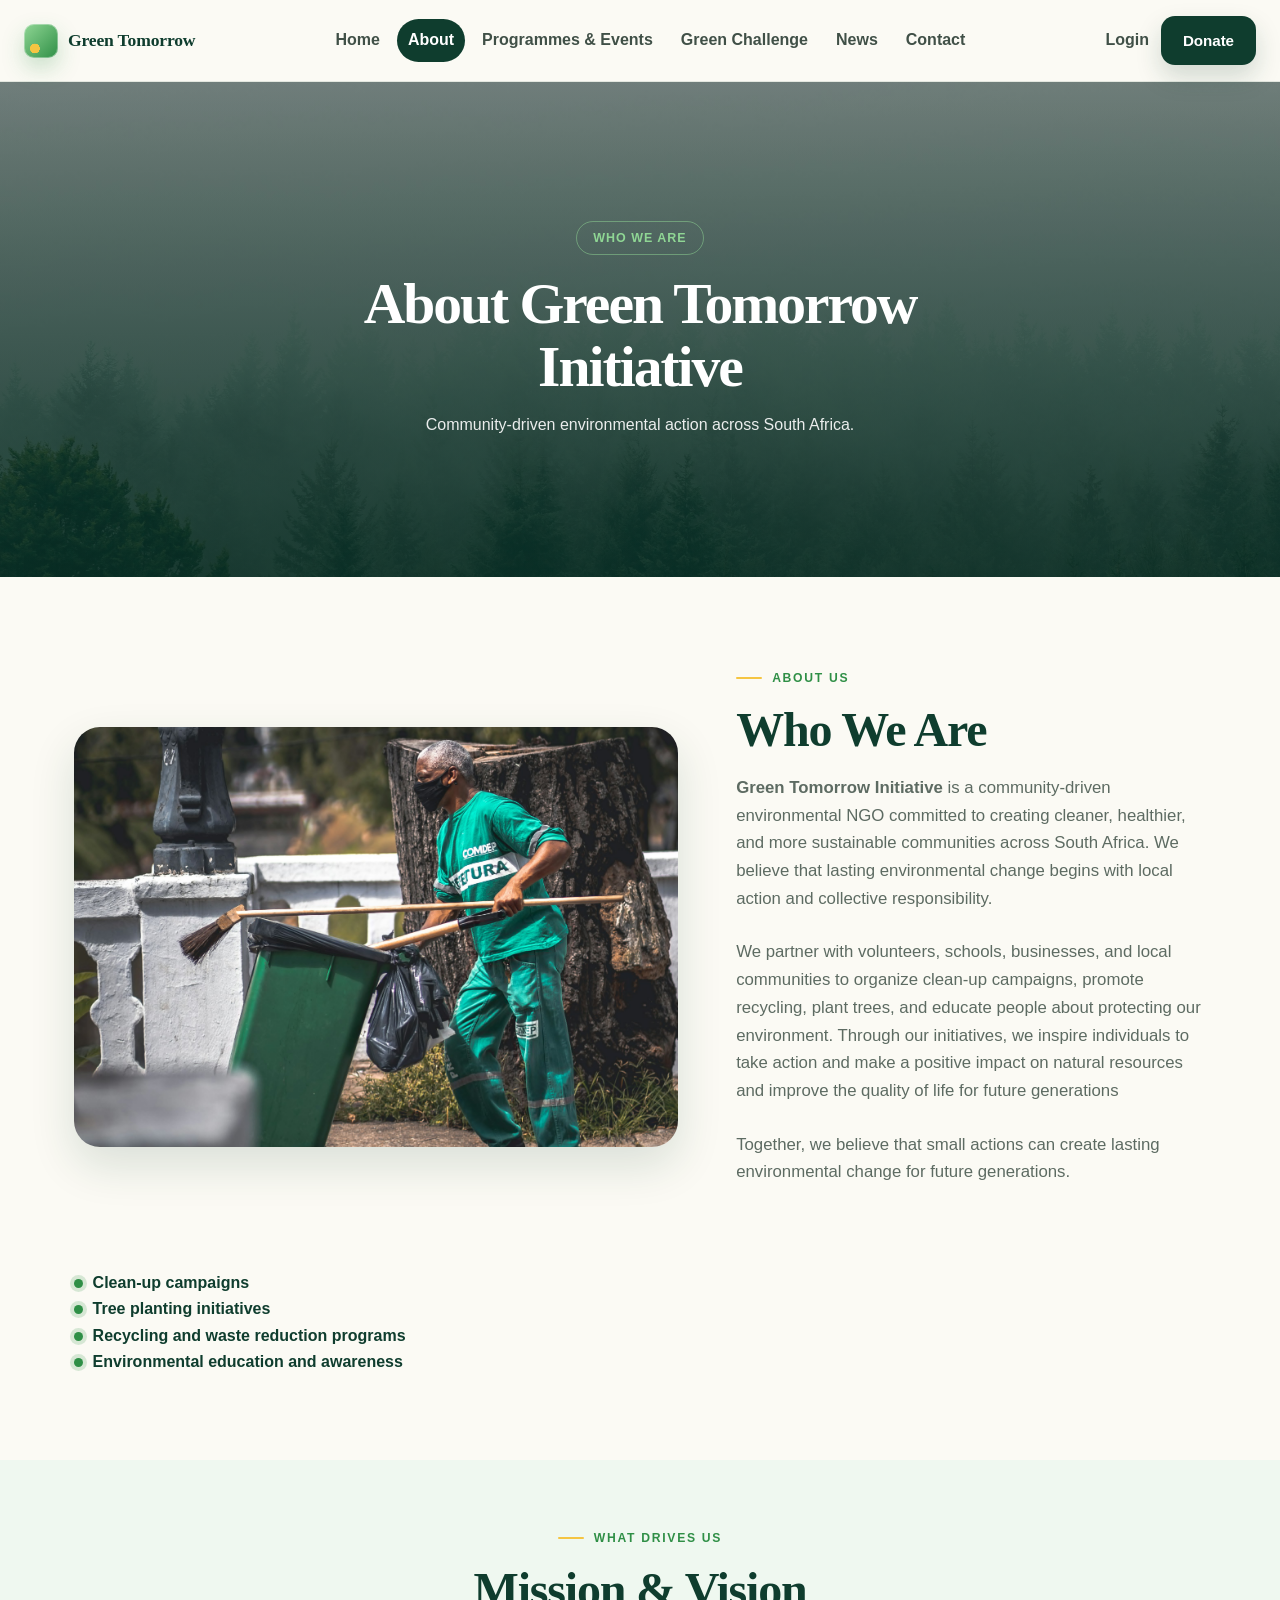
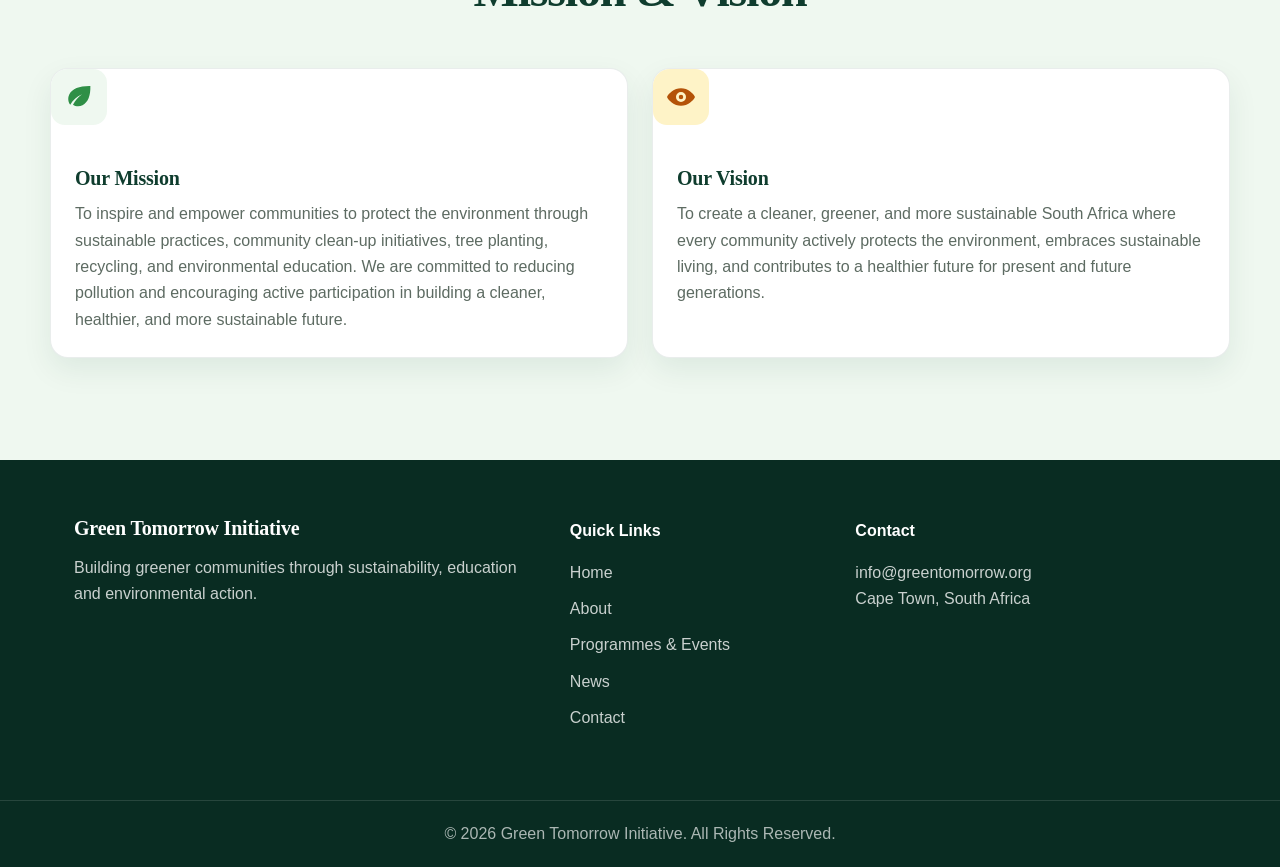
<file: about.html>
<!DOCTYPE html>
<html lang="en">

<head>
    <meta charset="UTF-8">
    <meta name="viewport" content="width=device-width, initial-scale=1.0">
    <title>About | Green Tomorrow Initiative</title>

    <link rel="icon" type="image/svg+xml" href="assets/favicon.svg">
    <link rel="stylesheet" href="assets/css/style.css">
    <link rel="stylesheet" href="assets/css/responsive.css">
    <link rel="stylesheet" href="assets/css/chatbot.css">
    <script defer src="assets/js/navigation.js"></script>
    <script type="module" src="assets/js/navbar-init.js"></script>
</head>

<body>
    <header>
        <nav class="navbar">
            <a href="index.html" class="logo">
                <span class="logo-mark" aria-hidden="true"></span>
                Green Tomorrow
            </a>

            <ul class="nav-links">
                <li><a href="index.html">Home</a></li>
                <li><a class="active" href="about.html">About</a></li>
                <li><a href="programmes.html">Programmes &amp; Events</a></li>
                <li><a href="competition.html">Green Challenge</a></li>
                <li><a href="news.html">News</a></li>
                <li><a href="contact.html">Contact</a></li>
            </ul>

            <div class="navbar-auth">
                <a href="login.html" class="navbar-link">Login</a>
                <a href="contact.html" class="donate-btn">Donate</a>
            </div>

            <button class="hamburger" aria-label="Toggle navigation">
                &#9776;
            </button>

        </nav>
    </header>

    <main>

        <!-- Photo banner, like image 2 -->
        <section class="page-hero">
            <img class="page-hero-bg" src="assets/images/unsplash.about.jpg" alt="Forest landscape">
            <div class="page-hero-overlay"></div>
            <div class="page-hero-content">
                <span class="page-hero-eyebrow">Who We Are</span>
                <h1>About Green Tomorrow Initiative</h1>
                <p>Community-driven environmental action across South Africa.</p>
            </div>
        </section>

        <!-- About text + photo badge + bullet points, like image 1 -->
        <section class="about-preview">
            <div class="about-media">
                <img class="section-image" src="assets/images/unsplash.about2.jpg" alt="Lake and forest landscape">
            </div>

            <div class="section-copy">
                <span class="eyebrow">About Us</span>
                <h2>Who We Are</h2>
                <p>
                    <strong>Green Tomorrow Initiative</strong> is a community-driven
                    environmental NGO committed to creating cleaner, healthier, and
                    more sustainable communities across South Africa. We believe that lasting environmental change begins with local action and collective responsibility. 
                </p>
                <p>
                    We partner with volunteers, schools, businesses, and local communities to organize
                    clean-up campaigns, promote recycling, plant trees, and educate
                    people about protecting our environment. Through our initiatives, we inspire individuals to take action and make a positive impact on natural resources and improve the quality of life for future generations
                </p>
                <p>
                    Together, we believe that small actions can create lasting
                    environmental change for future generations.
                </p>

            </div>

            <ul class="about-list">
                    <li><span class="dot"></span>Clean-up campaigns</li>
                    <li><span class="dot"></span>Tree planting initiatives</li>
                    <li><span class="dot"></span>Recycling and waste reduction programs</li>
                    <li><span class="dot"></span>Environmental education and awareness </li>
                </ul>
                
        </section>

        <!-- Mission & Vision -->
        <section class="featured-projects">
            <div class="section-heading">
                <span class="eyebrow">What Drives Us</span>
                <h2>Mission &amp; Vision</h2>
            </div>

            <div class="mv-row">
    <div class="project-card mv-card">
        <div class="mv-icon" aria-hidden="true">
            <svg viewBox="0 0 24 24" focusable="false"><path d="M20.8 3.2C12.3 3.1 6.6 5.4 4.3 9.8c-1.5 2.9-1 6.2.7 8.4 2-3.5 5.1-6.4 9.4-8.4-3.1 2.4-5.5 5.1-7.2 8.3 2.1 1.4 5 1.7 7.6.4 4.5-2.2 6.5-7.6 6.3-15.3Z"/></svg>
        </div>
        <div class="project-card-body">
            <h3>Our Mission</h3>
            <p>To inspire and empower communities to protect the environment through 
                sustainable practices, community clean-up initiatives, tree planting, recycling, 
                and environmental education. We are committed to reducing pollution and encouraging active participation in building a cleaner, healthier, and more 
                sustainable future.
            </p>
        </div>
    </div>

              <div class="project-card mv-card">
        <div class="mv-icon mv-icon-vision" aria-hidden="true">
            <svg viewBox="0 0 24 24" focusable="false"><path d="M12 5C6.5 5 2.1 9.1.8 12c1.3 2.9 5.7 7 11.2 7s9.9-4.1 11.2-7C21.9 9.1 17.5 5 12 5Zm0 11a4 4 0 1 1 0-8 4 4 0 0 1 0 8Zm0-2.2a1.8 1.8 0 1 0 0-3.6 1.8 1.8 0 0 0 0 3.6Z"/></svg>
        </div>
        <div class="project-card-body">
            <h3>Our Vision</h3>
            <p>To create a cleaner, greener, and more sustainable South Africa where every 
                community actively protects the environment, embraces sustainable living,
                and contributes to a healthier future for present and future generations.
             </p>
        </div>
    </div>
</div>

        </section>

    </main>

    <footer>

        <div class="footer-container">

            <div class="footer-about">
                <h3>Green Tomorrow Initiative</h3>
                <p>
                    Building greener communities through sustainability,
                    education and environmental action.
                </p>
            </div>

            <div>
                <h4>Quick Links</h4>
                <ul>
                    <li><a href="index.html">Home</a></li>
                    <li><a href="about.html">About</a></li>
                    <li><a href="programmes.html">Programmes &amp; Events</a></li>
                    <li><a href="news.html">News</a></li>
                    <li><a href="contact.html">Contact</a></li>
                </ul>
            </div>

            <div>
                <h4>Contact</h4>
                <p>info@greentomorrow.org</p>
                <p>Cape Town, South Africa</p>
            </div>

        </div>

        <div class="copyright">
            <p>&copy; 2026 Green Tomorrow Initiative. All Rights Reserved.</p>
        </div>
    </footer>
    <script type="module" src="assets/js/chatbot.js"></script>
</body>

</html>
</file>
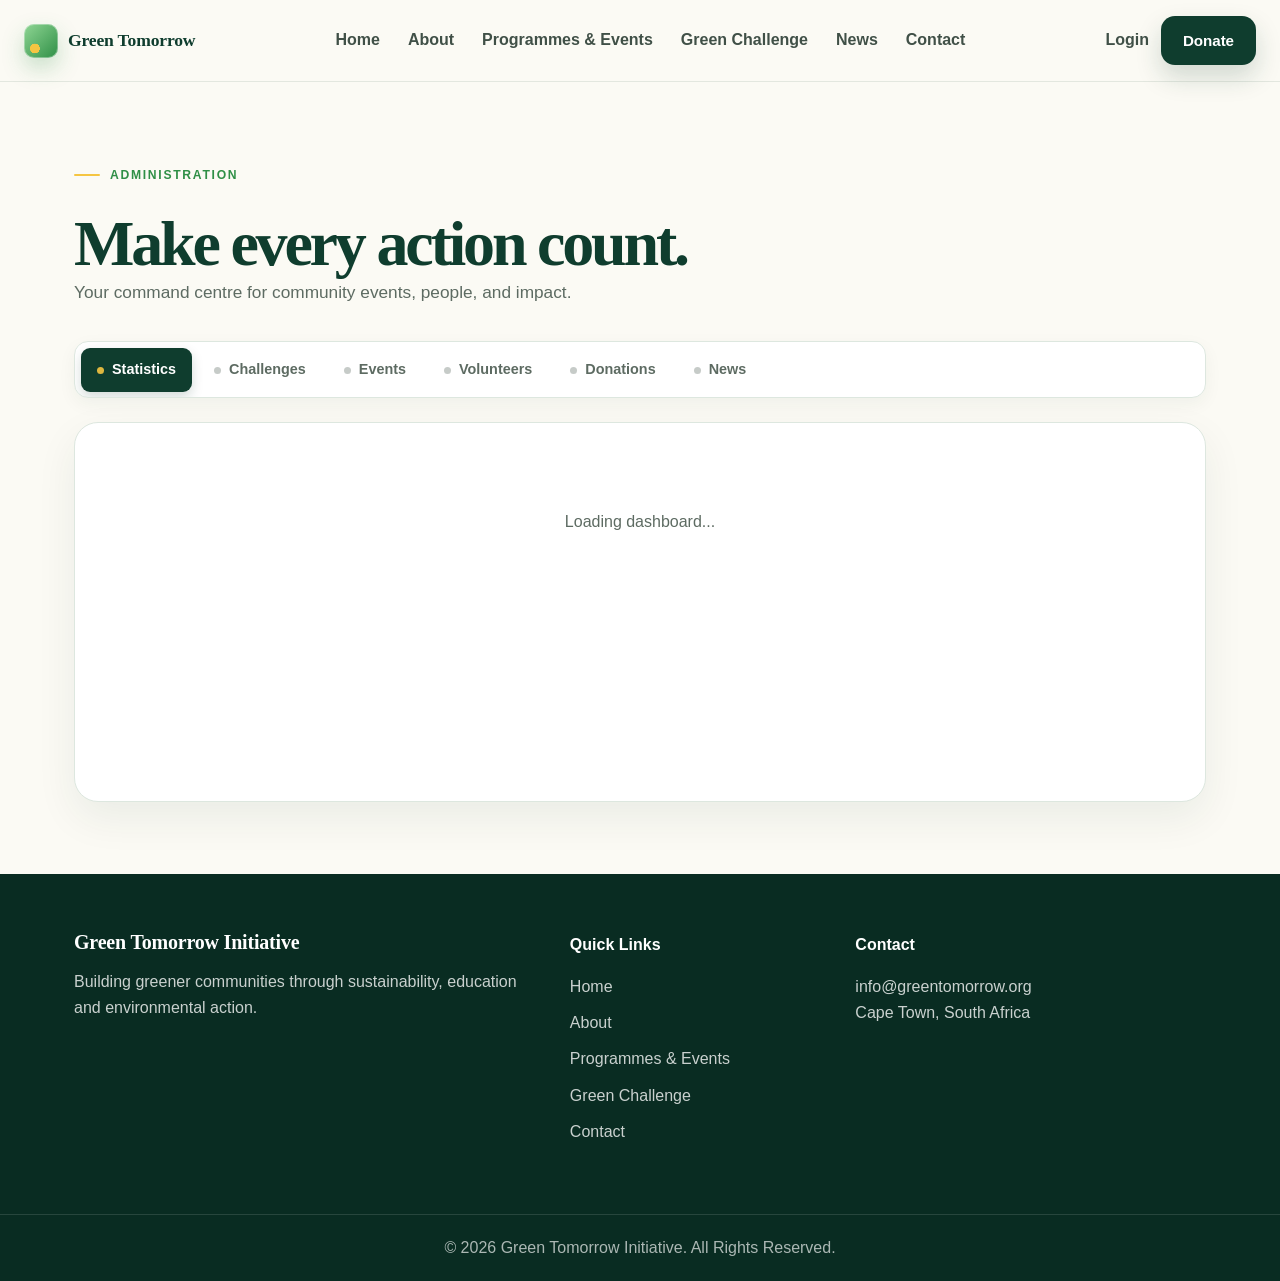
<file: admin.html>
<!DOCTYPE html>
<html lang="en">

<head>
    <meta charset="UTF-8">
    <meta name="viewport" content="width=device-width, initial-scale=1.0">
    <title>Admin Dashboard | Green Tomorrow Initiative</title>

    <link rel="icon" type="image/svg+xml" href="assets/favicon.svg">
    <link rel="stylesheet" href="assets/css/style.css">
    <link rel="stylesheet" href="assets/css/responsive.css">
    <link rel="stylesheet" href="assets/css/chatbot.css">

    <script defer src="assets/js/navigation.js"></script>
    <script type="module" src="assets/js/admin-init.js"></script>
    <script type="module" src="assets/js/navbar-init.js"></script>
</head>

<body>

    <header>
        <nav class="navbar">

            <a href="index.html" class="logo">
                <span class="logo-mark" aria-hidden="true"></span>
                Green Tomorrow
            </a>

            <ul class="nav-links">
                <li><a href="index.html">Home</a></li>
                <li><a href="about.html">About</a></li>
                <li><a href="programmes.html">Programmes &amp; Events</a></li>
                <li><a href="competition.html">Green Challenge</a></li>
                <li><a href="news.html">News</a></li>
                <li><a href="contact.html">Contact</a></li>
            </ul>

            <div class="navbar-auth">
                <a href="login.html" class="navbar-link">Login</a>
                <a href="#" class="donate-btn">Donate</a>
            </div>

            <button class="hamburger" aria-label="Toggle navigation">
                &#9776;
            </button>

        </nav>
    </header>

    <main>

        <section class="dash-header admin-header">
            <div>
                <span class="eyebrow">Administration</span>
                <h1>Make every action count.</h1>
                <p>Your command centre for community events, people, and impact.</p>
            </div>
        </section>

        <!-- Admin Navigation Tabs -->
        <section class="admin-shell">
            <div class="admin-tabs" role="tablist" aria-label="Admin sections">
                    <button data-tab="statistics" class="admin-tab active" role="tab">
                        Statistics
                    </button>
                    <button data-tab="challenges" class="admin-tab" role="tab">
                        Challenges
                    </button>
                    <button data-tab="events" class="admin-tab" role="tab">
                        Events
                    </button>
                    <button data-tab="volunteers" class="admin-tab" role="tab">
                        Volunteers
                    </button>
                    <button data-tab="donations" class="admin-tab" role="tab">
                        Donations
                    </button>
                    <button data-tab="news" class="admin-tab" role="tab">
                        News
                    </button>
            </div>
        </section>

        <!-- Admin Content Area -->
        <section class="admin-shell admin-content-section">
            <div id="admin-content" class="admin-content">
                <p class="admin-loading">Loading dashboard...</p>
            </div>
        </section>

    </main>

    <footer>

        <div class="footer-container">

            <div class="footer-about">
                <h3>Green Tomorrow Initiative</h3>
                <p>
                    Building greener communities through sustainability,
                    education and environmental action.
                </p>
            </div>

            <div>
                <h4>Quick Links</h4>
                <ul>
                    <li><a href="index.html">Home</a></li>
                    <li><a href="about.html">About</a></li>
                    <li><a href="programmes.html">Programmes &amp; Events</a></li>
                    <li><a href="competition.html">Green Challenge</a></li>
                    <li><a href="contact.html">Contact</a></li>
                </ul>
            </div>

            <div>
                <h4>Contact</h4>
                <p>info@greentomorrow.org</p>
                <p>Cape Town, South Africa</p>
            </div>

        </div>

        <div class="copyright">
            <p>&copy; 2026 Green Tomorrow Initiative. All Rights Reserved.</p>
        </div>

    </footer>

    <script type="module" src="assets/js/chatbot.js"></script>
</body>

</html>
</file>
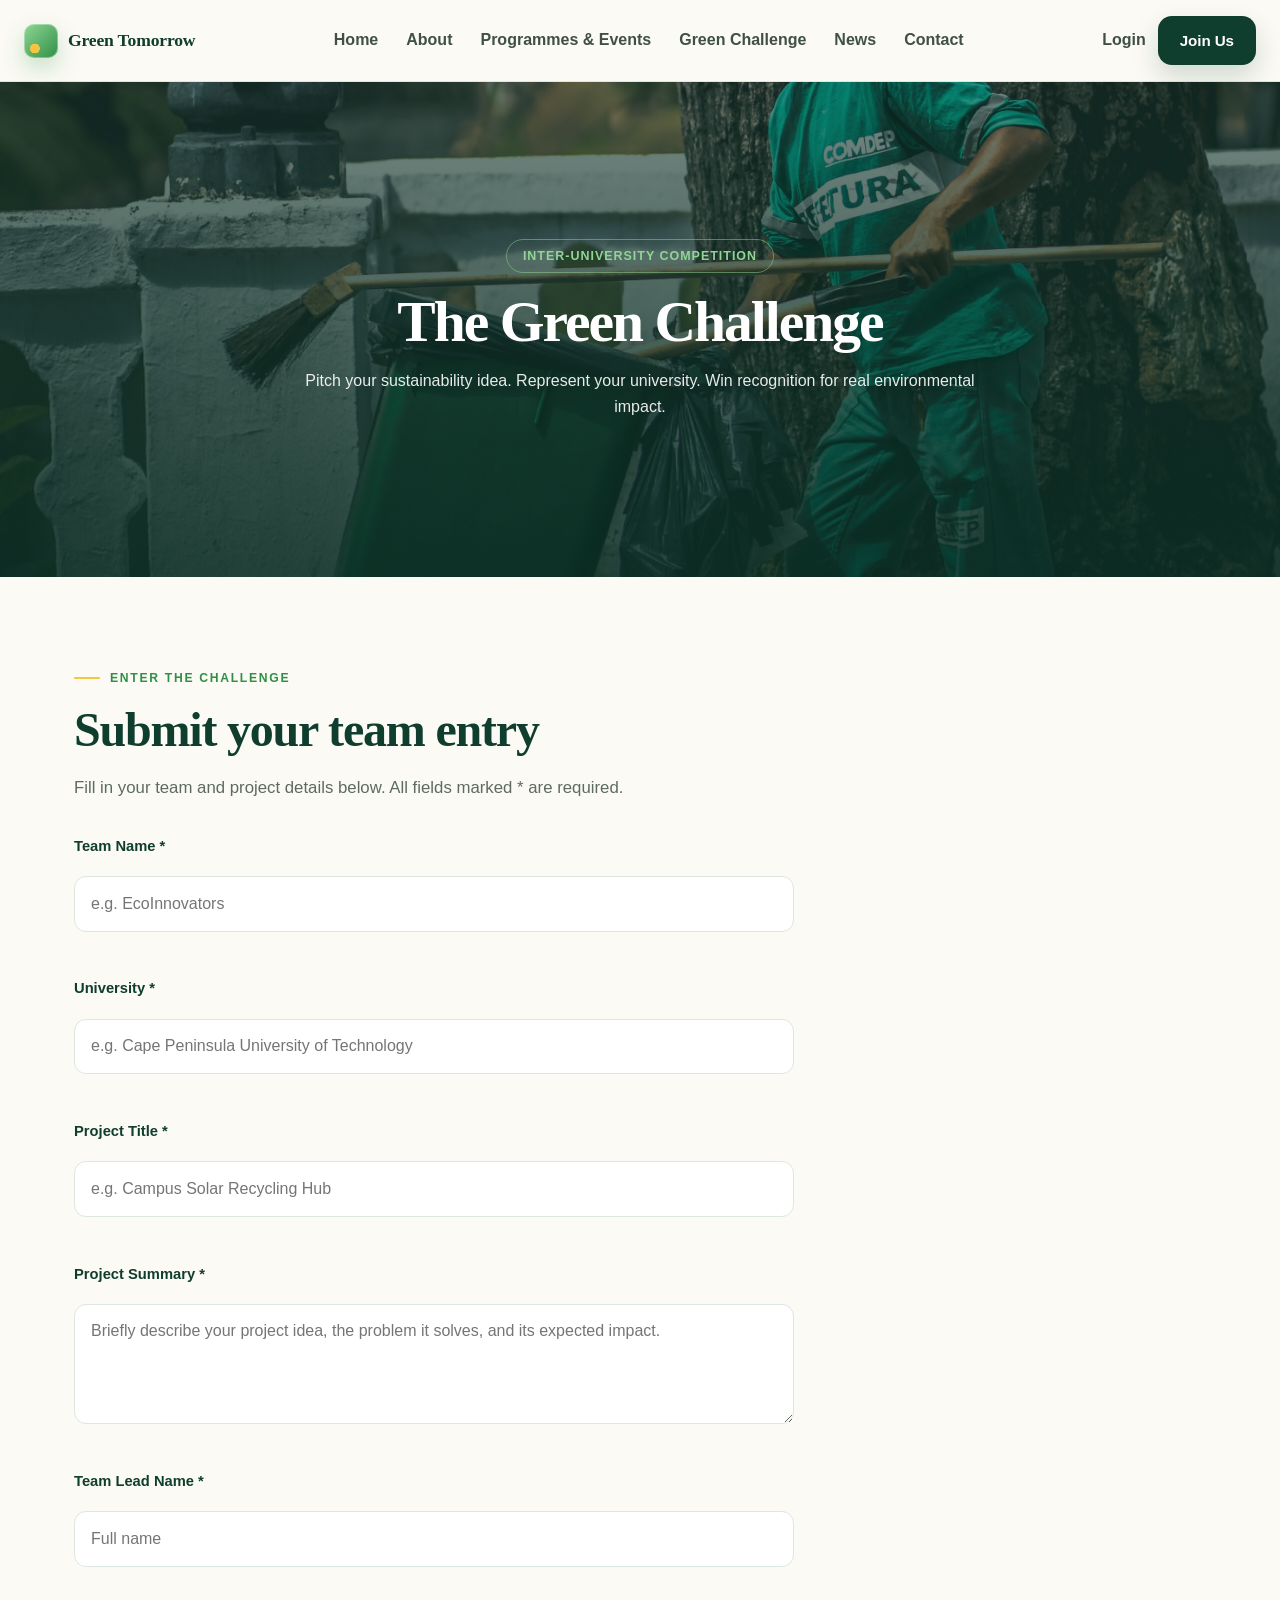
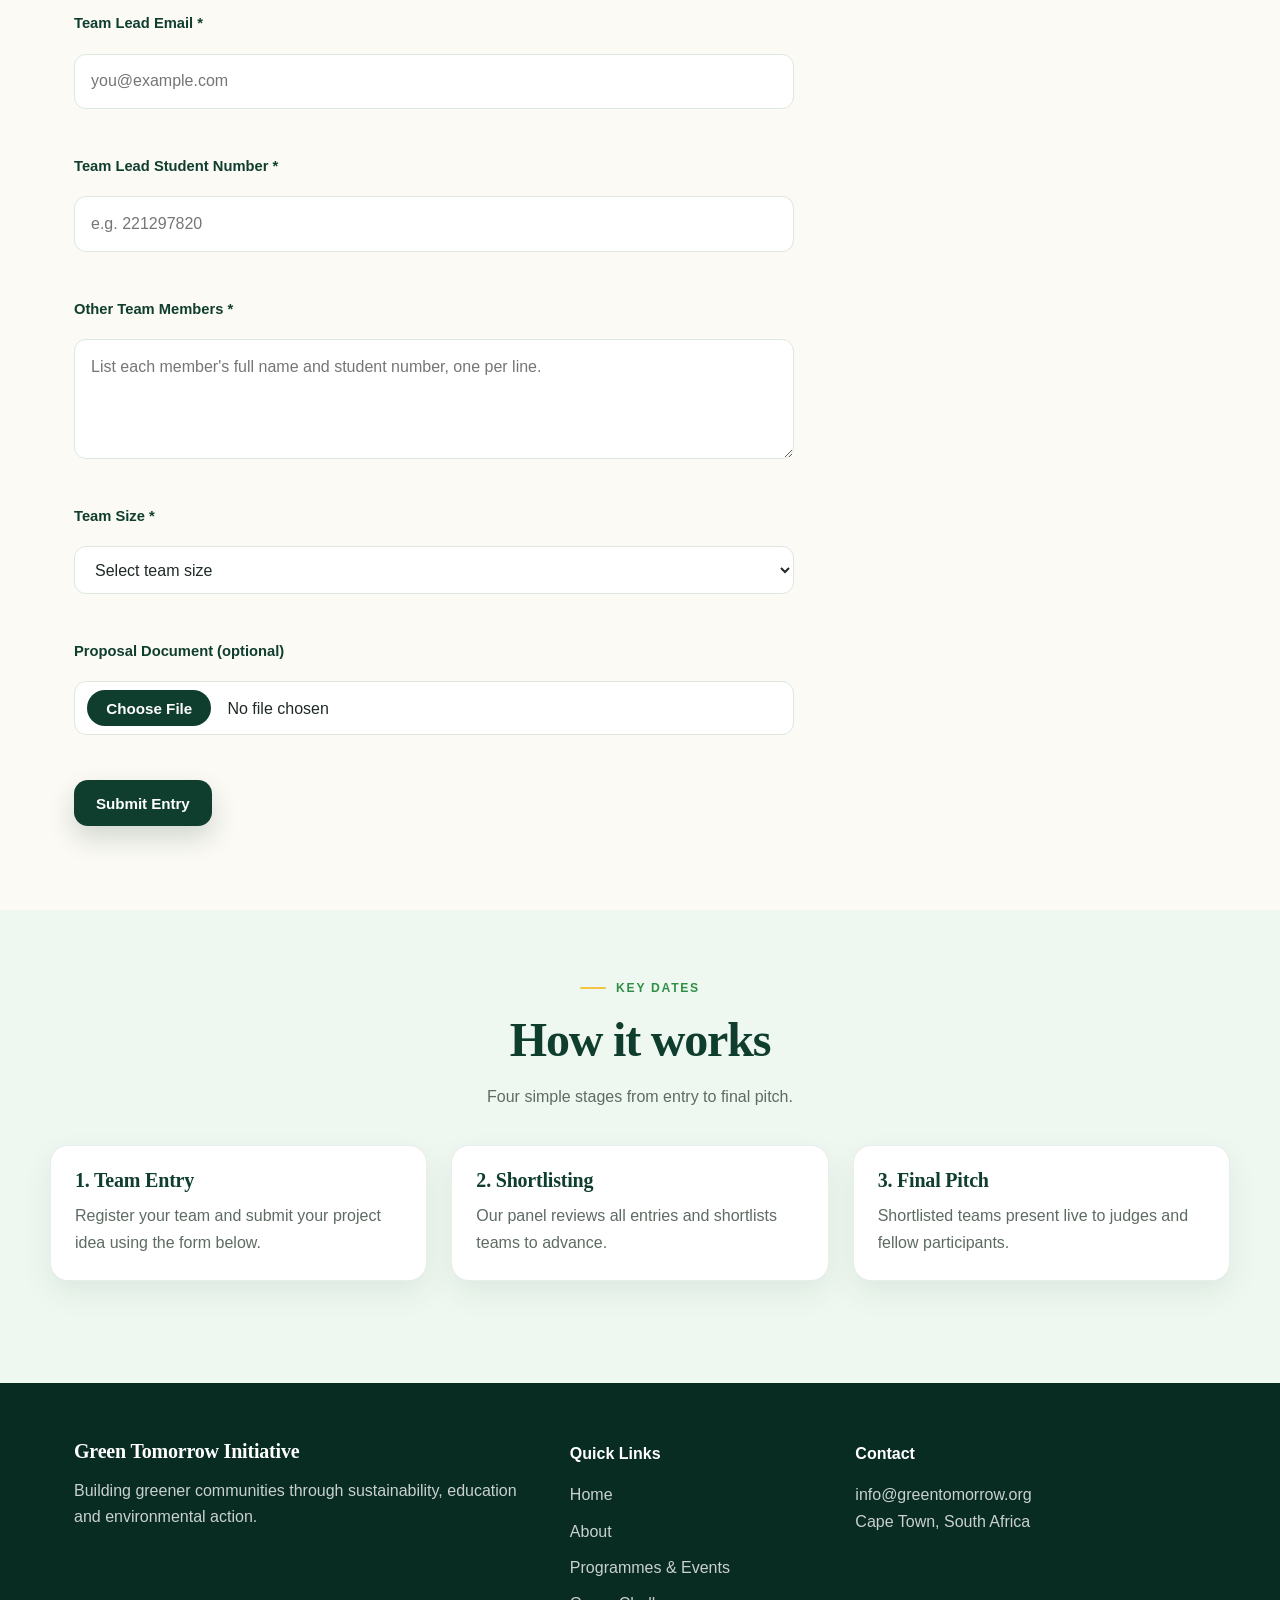
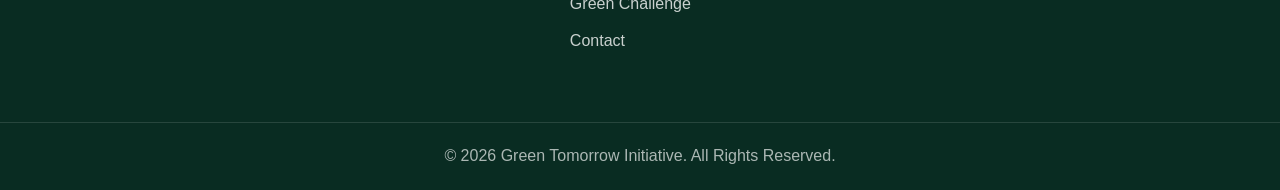
<file: competition.html>
<!DOCTYPE html>
<html lang="en">

<head>
    <meta charset="UTF-8">
    <meta name="viewport" content="width=device-width, initial-scale=1.0">
    <title>Green Challenge | Green Tomorrow Initiative</title>

    <link rel="icon" type="image/svg+xml" href="assets/favicon.svg">
    <link rel="stylesheet" href="assets/css/style.css">
    <link rel="stylesheet" href="assets/css/responsive.css">
    <link rel="stylesheet" href="assets/css/chatbot.css">

    <script defer src="assets/js/navigation.js"></script>
    <script type="module" src="assets/js/navbar-init.js"></script>
    <script type="module" src="assets/js/competition-page.js"></script>
</head>

<body>

    <header>
        <nav class="navbar">

            <a href="index.html" class="logo">
                <span class="logo-mark" aria-hidden="true"></span>
                Green Tomorrow
            </a>

            <ul class="nav-links">
                <li><a href="index.html">Home</a></li>
                <li><a href="about.html">About</a></li>
                <li><a href="programmes.html">Programmes &amp; Events</a></li>
                <li><a href="competition.html">Green Challenge</a></li>
                <li><a href="news.html">News</a></li>
                <li><a href="contact.html">Contact</a></li>
            </ul>

            <div class="navbar-auth">
                <a href="login.html" class="navbar-link">Login</a>
                <a href="contact.html" class="donate-btn">Join Us</a>
            </div>

            <button class="hamburger" aria-label="Toggle navigation">
                &#9776;
            </button>

        </nav>
    </header>

    <main>

        <!-- Page banner -->
        <section class="page-hero">
            <video class="page-hero-bg page-hero-video" autoplay muted loop playsinline
                poster="assets/images/unsplash.about2.jpg">
                <source src="assets/videos/challenge-highlight.mp4" type="video/mp4">
            </video>
            <div class="page-hero-overlay"></div>
            <div class="page-hero-content">
                <span class="page-hero-eyebrow">Inter-University Competition</span>
                <h1>The Green Challenge</h1>
                <p>Pitch your sustainability idea. Represent your university. Win recognition for real environmental
                    impact.</p>
            </div>
        </section>

        <!-- About the competition -->
        <!-- Entry form -->

        <section class="about-preview" id="entry-form">
            <div class="section-copy" style="max-width: 100%; grid-column: 1 / -1;">
                <span class="eyebrow">Enter the Challenge</span>
                <h2>Submit your team entry</h2>
                <p>Fill in your team and project details below. All fields marked * are required.</p>

                <form class="entry-form" id="competitionForm">

                    <div class="form-group">
                        <label for="teamName">Team Name *</label>
                        <input type="text" id="teamName" name="teamName" required placeholder="e.g. EcoInnovators">
                    </div>

                    <div class="form-group">
                        <label for="university">University *</label>
                        <input type="text" id="university" name="university" required
                            placeholder="e.g. Cape Peninsula University of Technology">
                    </div>

                    <div class="form-group">
                        <label for="projectTitle">Project Title *</label>
                        <input type="text" id="projectTitle" name="projectTitle" required
                            placeholder="e.g. Campus Solar Recycling Hub">
                    </div>

                    <div class="form-group">
                        <label for="projectSummary">Project Summary *</label>
                        <textarea id="projectSummary" name="projectSummary" required
                            placeholder="Briefly describe your project idea, the problem it solves, and its expected impact."></textarea>
                    </div>

                    <div class="form-group">
                        <label for="teamLeadName">Team Lead Name *</label>
                        <input type="text" id="teamLeadName" name="teamLeadName" required placeholder="Full name">
                    </div>

                    <div class="form-group">
                        <label for="teamLeadEmail">Team Lead Email *</label>
                        <input type="email" id="teamLeadEmail" name="teamLeadEmail" required
                            placeholder="you@example.com">
                    </div>

                    <div class="form-group">
                        <label for="teamLeadStudentNumber">Team Lead Student Number *</label>
                        <input type="text" id="teamLeadStudentNumber" name="teamLeadStudentNumber" required
                            placeholder="e.g. 221297820">
                    </div>

                    <div class="form-group">
                        <label for="teamMembers">Other Team Members *</label>
                        <textarea id="teamMembers" name="teamMembers" required
                            placeholder="List each member's full name and student number, one per line."></textarea>
                    </div>

                    <div class="form-group">
                        <label for="teamSize">Team Size *</label>
                        <select id="teamSize" name="teamSize" required>
                            <option value="">Select team size</option>
                            <option value="2">2 members</option>
                            <option value="3">3 members</option>
                            <option value="4">4 members</option>
                            <option value="5">5 members</option>
                        </select>
                    </div>

                    <div class="form-group">
                        <label for="proposalFile">Proposal Document (optional)</label>
                        <input type="file" id="proposalFile" name="proposalFile" accept=".pdf,.doc,.docx">
                    </div>

                    <button type="submit" class="btn">Submit Entry</button>

                    <div class="form-status" id="formStatus"></div>

                </form>
            </div>
        </section>

        <!-- Key dates -->
        <section class="featured-projects">
            <div class="section-heading">
                <span class="eyebrow">Key Dates</span>
                <h2>How it works</h2>
                <p>Four simple stages from entry to final pitch.</p>
            </div>

            <div class="project-container">

                <div class="project-card">
                    <div class="project-card-body">
                        <h3>1. Team Entry</h3>
                        <p>Register your team and submit your project idea using the form below.</p>
                    </div>
                </div>

                <div class="project-card">
                    <div class="project-card-body">
                        <h3>2. Shortlisting</h3>
                        <p>Our panel reviews all entries and shortlists teams to advance.</p>
                    </div>
                </div>

                <div class="project-card">
                    <div class="project-card-body">
                        <h3>3. Final Pitch</h3>
                        <p>Shortlisted teams present live to judges and fellow participants.</p>
                    </div>
                </div>

            </div>
        </section>



    </main>

    <footer>

        <div class="footer-container">

            <div class="footer-about">
                <h3>Green Tomorrow Initiative</h3>
                <p>
                    Building greener communities through sustainability,
                    education and environmental action.
                </p>
            </div>

            <div>
                <h4>Quick Links</h4>
                <ul>
                    <li><a href="index.html">Home</a></li>
                    <li><a href="about.html">About</a></li>
                    <li><a href="programmes.html">Programmes &amp; Events</a></li>
                    <li><a href="competition.html">Green Challenge</a></li>
                    <li><a href="contact.html">Contact</a></li>
                </ul>
            </div>

            <div>
                <h4>Contact</h4>
                <p>info@greentomorrow.org</p>
                <p>Cape Town, South Africa</p>
            </div>

        </div>

        <div class="copyright">
            <p>&copy; 2026 Green Tomorrow Initiative. All Rights Reserved.</p>
        </div>

    </footer>

    <script type="module" src="assets/js/chatbot.js"></script>
</body>

</html>
</file>
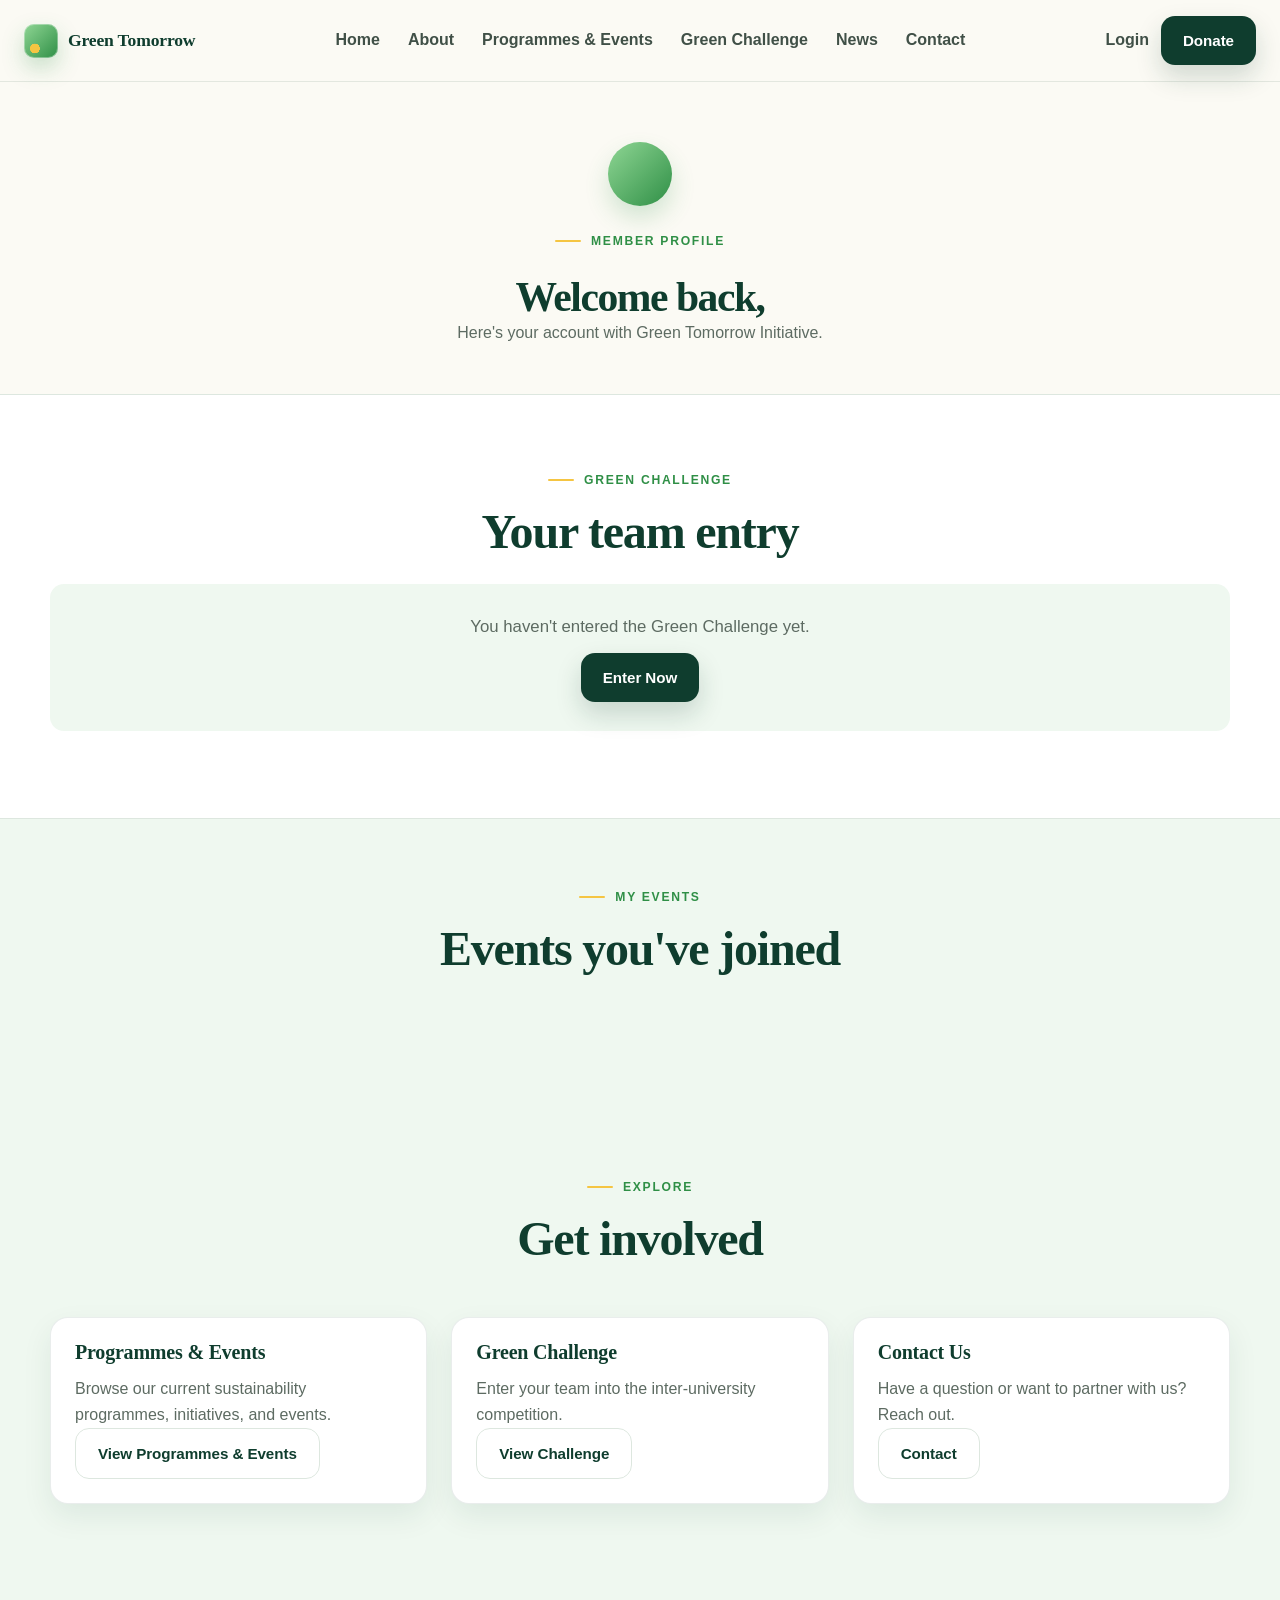
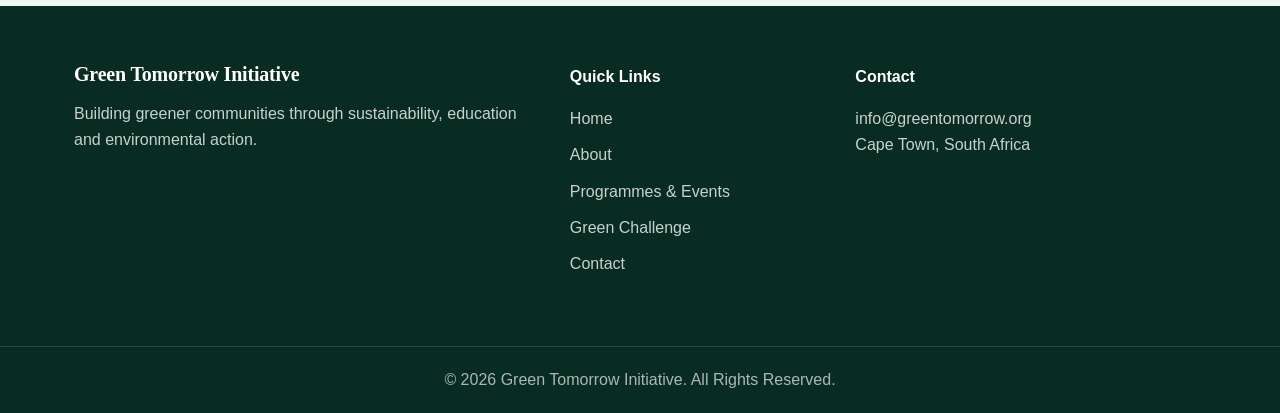
<file: dashboard.html>
<!DOCTYPE html>
<html lang="en">

<head>
    <meta charset="UTF-8">
    <meta name="viewport" content="width=device-width, initial-scale=1.0">
    <title>My Profile | Green Tomorrow Initiative</title>

    <link rel="icon" type="image/svg+xml" href="assets/favicon.svg">
    <link rel="stylesheet" href="assets/css/style.css">
    <link rel="stylesheet" href="assets/css/responsive.css">
    <link rel="stylesheet" href="assets/css/chatbot.css">

    <script defer src="assets/js/navigation.js"></script>
    <script type="module" src="assets/js/navbar-init.js"></script>
    <script type="module" src="assets/js/dashboard-init.js"></script>
</head>

<body>

    <header>
        <nav class="navbar">

            <a href="index.html" class="logo">
                <span class="logo-mark" aria-hidden="true"></span>
                Green Tomorrow
            </a>

            <ul class="nav-links">
                <li><a href="index.html">Home</a></li>
                <li><a href="about.html">About</a></li>
                <li><a href="programmes.html">Programmes &amp; Events</a></li>
                <li><a href="competition.html">Green Challenge</a></li>
                <li><a href="news.html">News</a></li>
                <li><a href="contact.html">Contact</a></li>
            </ul>

            <div class="navbar-auth">
                <a href="login.html" class="navbar-link">Login</a>
                <a href="contact.html" class="donate-btn">Donate</a>
            </div>

            <button class="hamburger" aria-label="Toggle navigation">
                &#9776;
            </button>

        </nav>
    </header>

    <main>

        <section class="dash-header">
            <div class="profile-heading">
                <div class="profile-heading-avatar" id="profileInitials" aria-hidden="true"></div>
                <div>
                <span class="eyebrow">Member Profile</span>
                <h1>Welcome back, <span id="memberName"></span></h1>
                <p>Here's your account with Green Tomorrow Initiative.</p>
                </div>
            </div>
        </section>

        <!-- My Green Challenge entry -->
        <section class="about-preview dashboard-form-section">
            <div class="section-copy">
                <span class="eyebrow">Green Challenge</span>
                <h2>Your team entry</h2>
                <div class="entry-status-card">
                    <p>You haven't entered the Green Challenge yet.</p>
                    <a href="competition.html" class="btn">Enter Now</a>
                </div>
            </div>
        </section>

        <section class="featured-projects">
            <div class="section-heading">
                <span class="eyebrow">My Events</span>
                <h2>Events you've joined</h2>
            </div>

            <div class="project-container" id="myEventsList"></div>

            <p id="noEventsMessage" style="display:none; color: var(--muted); margin-top: 1rem; text-align: center;">
                You haven't joined any events yet. <a href="programmes.html"
                    style="color: var(--leaf); font-weight: 650;">Browse events &rarr;</a>
            </p>
        </section>

        <!-- Quick links -->
        <section class="featured-projects">
            <div class="section-heading">
                <span class="eyebrow">Explore</span>
                <h2>Get involved</h2>
            </div>

            <div class="project-container">

                <div class="project-card">
                    <div class="project-card-body">
                        <h3>Programmes &amp; Events</h3>
                        <p>Browse our current sustainability programmes, initiatives, and events.</p>
                        <a href="programmes.html" class="btn btn-secondary">View Programmes &amp; Events</a>
                    </div>
                </div>

                <div class="project-card">
                    <div class="project-card-body">
                        <h3>Green Challenge</h3>
                        <p>Enter your team into the inter-university competition.</p>
                        <a href="competition.html" class="btn btn-secondary">View Challenge</a>
                    </div>
                </div>

                <div class="project-card">
                    <div class="project-card-body">
                        <h3>Contact Us</h3>
                        <p>Have a question or want to partner with us? Reach out.</p>
                        <a href="contact.html" class="btn btn-secondary">Contact</a>
                    </div>
                </div>

            </div>
        </section>

    </main>

    <footer>

        <div class="footer-container">

            <div class="footer-about">
                <h3>Green Tomorrow Initiative</h3>
                <p>
                    Building greener communities through sustainability,
                    education and environmental action.
                </p>
            </div>

            <div>
                <h4>Quick Links</h4>
                <ul>
                    <li><a href="index.html">Home</a></li>
                    <li><a href="about.html">About</a></li>
                    <li><a href="programmes.html">Programmes &amp; Events</a></li>
                    <li><a href="competition.html">Green Challenge</a></li>
                    <li><a href="contact.html">Contact</a></li>
                </ul>
            </div>

            <div>
                <h4>Contact</h4>
                <p>info@greentomorrow.org</p>
                <p>Cape Town, South Africa</p>
            </div>

        </div>

        <div class="copyright">
            <p>&copy; 2026 Green Tomorrow Initiative. All Rights Reserved.</p>
        </div>

    </footer>

    <script type="module" src="assets/js/chatbot.js"></script>
</body>

</html>
</file>
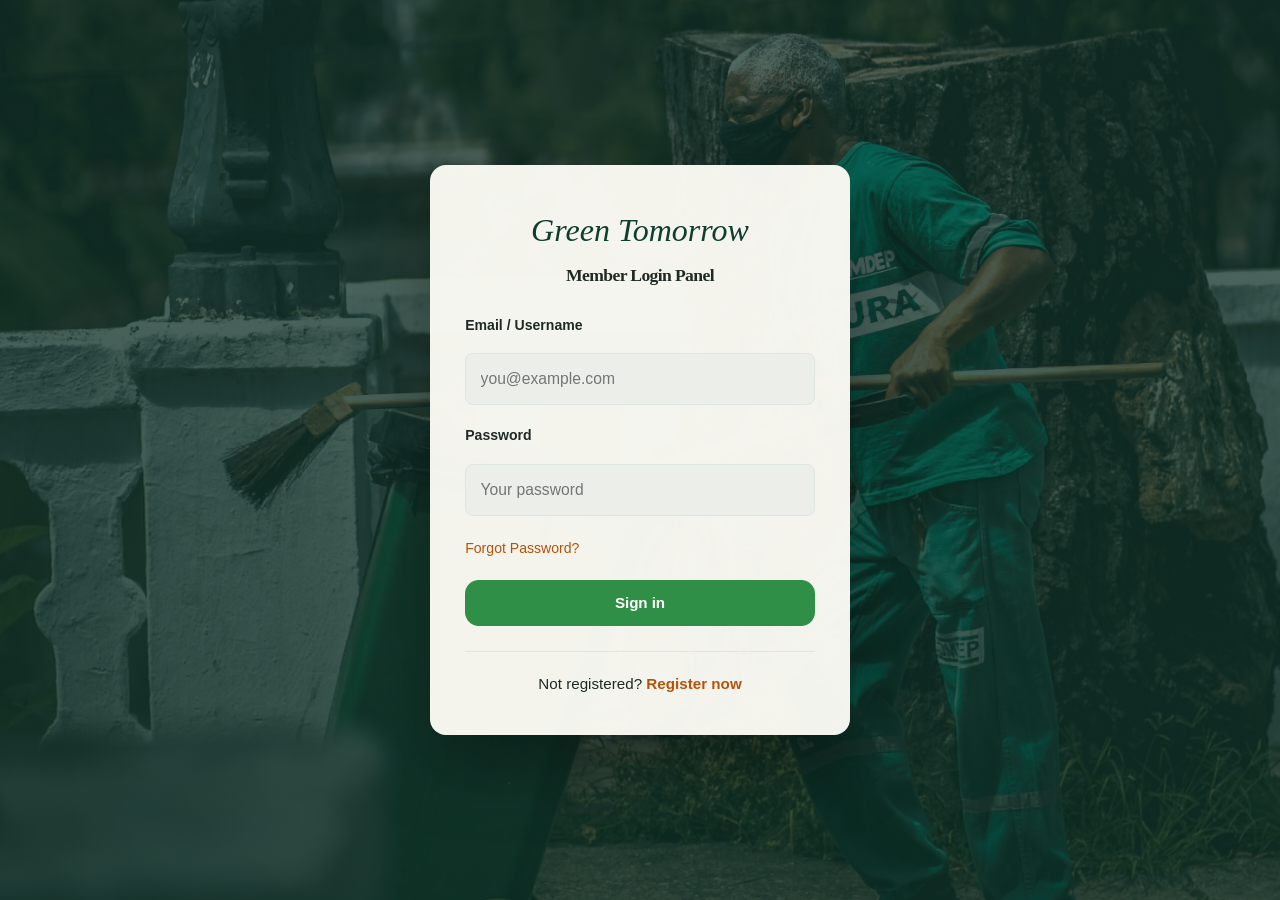
<file: login.html>
<!DOCTYPE html>
<html lang="en">

<head>
    <meta charset="UTF-8">
    <meta name="viewport" content="width=device-width, initial-scale=1.0">
    <title>Login | Green Tomorrow Initiative</title>

    <link rel="icon" type="image/svg+xml" href="assets/favicon.svg">
    <link rel="stylesheet" href="assets/css/style.css">
    <link rel="stylesheet" href="assets/css/responsive.css">
    <link rel="stylesheet" href="assets/css/chatbot.css">

    <script defer src="assets/js/navigation.js"></script>
    <script type="module" src="assets/js/login-page.js"></script>
</head>

<body>

    <section class="auth-section auth-section-bg">
        <img class="auth-bg-img" src="assets/images/unsplash.about2.jpg" alt="">
        <div class="auth-bg-overlay"></div>

        <div class="auth-card">

            <div class="auth-brand">
                <span class="auth-brand-mark">Green Tomorrow</span>
                <h1 class="auth-panel-title">Member Login Panel</h1>
            </div>

            <form class="auth-form" id="loginForm">

                <div class="form-group">
                    <label for="loginEmail">Email / Username</label>
                    <input type="text" id="loginEmail" name="email" required placeholder="you@example.com">
                </div>

                <div class="form-group">
                    <label for="loginPassword">Password</label>
                    <input type="password" id="loginPassword" name="password" required placeholder="Your password">
                </div>

                <a href="#" class="auth-forgot">Forgot Password?</a>

                <button type="submit" class="btn auth-submit">Sign in</button>

                <div class="form-status" id="loginStatus"></div>

            </form>

            <div class="auth-divider"></div>

            <p class="auth-switch">Not registered? <a href="register.html">Register now</a></p>

        </div>

    </section>

    <script type="module" src="assets/js/chatbot.js"></script>
</body>

</html>
</file>
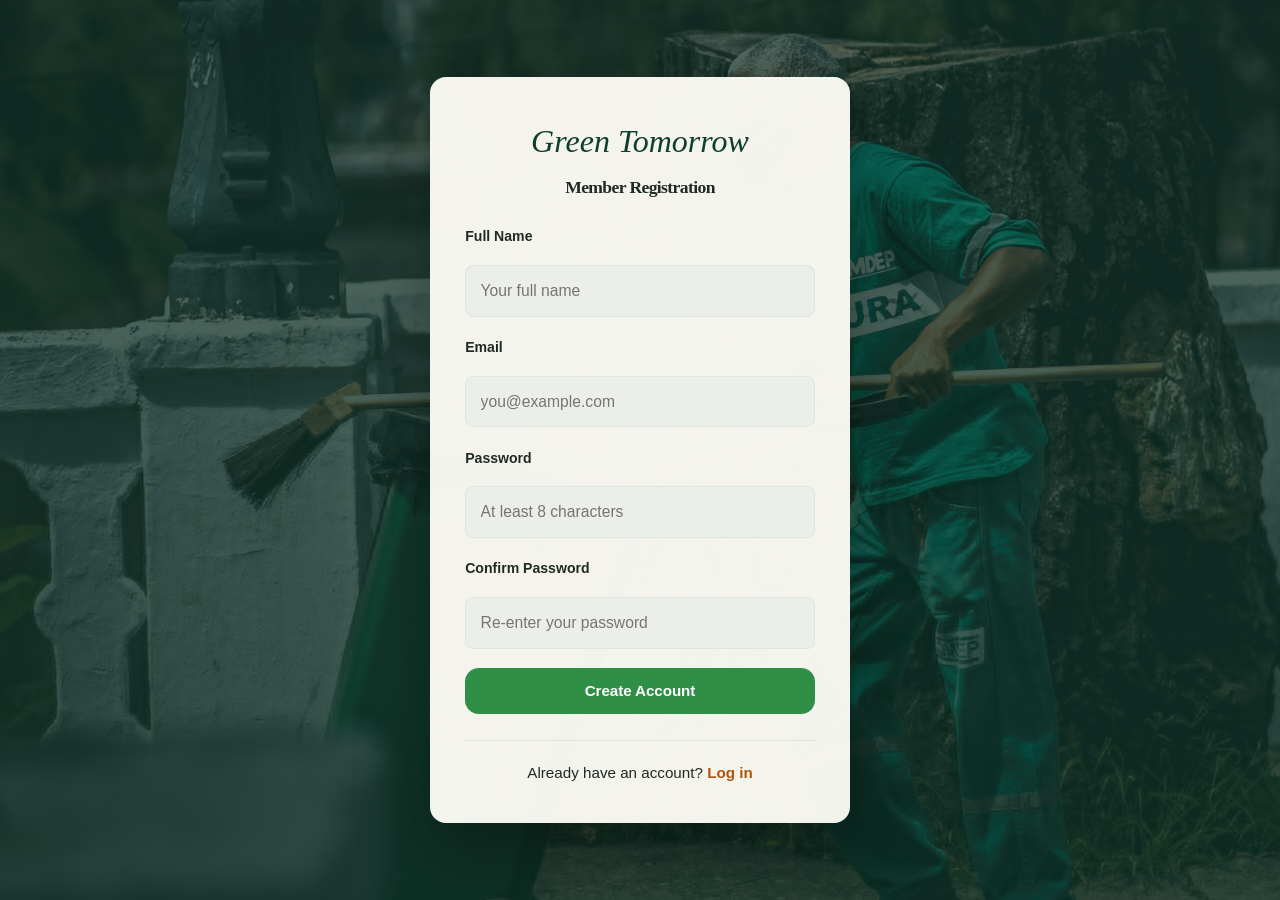
<file: register.html>
<!DOCTYPE html>
<html lang="en">

<head>
    <meta charset="UTF-8">
    <meta name="viewport" content="width=device-width, initial-scale=1.0">
    <title>Register | Green Tomorrow Initiative</title>

    <link rel="icon" type="image/svg+xml" href="assets/favicon.svg">
    <link rel="stylesheet" href="assets/css/style.css">
    <link rel="stylesheet" href="assets/css/responsive.css">
    <link rel="stylesheet" href="assets/css/chatbot.css">

    <script defer src="assets/js/navigation.js"></script>
    <script type="module" src="assets/js/register-page.js"></script>
</head>

<body>

    <section class="auth-section auth-section-bg">
        <img class="auth-bg-img" src="assets/images/unsplash.about2.jpg" alt="">
        <div class="auth-bg-overlay"></div>

        <div class="auth-card">

            <div class="auth-brand">
                <span class="auth-brand-mark">Green Tomorrow</span>
                <h1 class="auth-panel-title">Member Registration</h1>
            </div>

            <form class="auth-form" id="registerForm">

                <div class="form-group">
                    <label for="fullName">Full Name</label>
                    <input type="text" id="fullName" name="fullName" required placeholder="Your full name">
                </div>

                <div class="form-group">
                    <label for="email">Email</label>
                    <input type="email" id="email" name="email" required placeholder="you@example.com">
                </div>

                <div class="form-group">
                    <label for="password">Password</label>
                    <input type="password" id="password" name="password" required minlength="8"
                        placeholder="At least 8 characters">
                </div>

                <div class="form-group">
                    <label for="confirmPassword">Confirm Password</label>
                    <input type="password" id="confirmPassword" name="confirmPassword" required minlength="8"
                        placeholder="Re-enter your password">
                </div>

                <button type="submit" class="btn auth-submit">Create Account</button>

                <div class="form-status" id="registerStatus"></div>

            </form>

            <div class="auth-divider"></div>

            <p class="auth-switch">Already have an account? <a href="login.html">Log in</a></p>

        </div>

    </section>

    <script type="module" src="assets/js/chatbot.js"></script>
</body>

</html>
</file>
<file: assets/css/style.css>
/* ==========================
   Global Styles
========================== */

:root {
    --forest: #0f3d2e;
    --forest-deep: #082018;
    --leaf: #2f8f46;
    --leaf-light: #8fd694;
    --mint: #eff8f0;
    --cream: #fbfaf4;
    --gold: #f5c542;
    --gold-deep: #d9a421;
    --ink: #1f2a24;
    --muted: #5d6b62;
    --line: #dde7df;
    --line-soft: #eef3ee;
    --shadow-sm: 0 6px 18px rgba(15, 61, 46, .08);
    --shadow: 0 18px 45px rgba(15, 61, 46, .14);
    --shadow-lg: 0 30px 70px rgba(15, 61, 46, .18);
    --serif: "Fraunces", "Georgia", "Times New Roman", serif;
    --sans: "Inter", "Segoe UI", Arial, Helvetica, sans-serif;
}

@import url('https://fonts.googleapis.com/css2?family=Fraunces:opsz,wght@9..144,400;9..144,500;9..144,600;9..144,700&family=Inter:wght@400;500;600;700;800&display=swap');

* {
    margin: 0;
    padding: 0;
    box-sizing: border-box;
}

html {
    scroll-behavior: smooth;
}

body {
    font-family: var(--sans);
    line-height: 1.65;
    background: var(--cream);
    color: var(--ink);
    -webkit-font-smoothing: antialiased;
    text-rendering: optimizeLegibility;
}

img {
    display: block;
    max-width: 100%;
}

a {
    color: inherit;
    text-decoration: none;
}

ul {
    list-style: none;
}

/* ==========================
   Navigation
========================== */

header {
    position: sticky;
    top: 0;
    z-index: 20;
    background: rgba(251, 250, 244, .88);
    border-bottom: 1px solid rgba(15, 61, 46, .1);
    backdrop-filter: blur(16px);
}

.navbar {
    display: flex;
    justify-content: space-between;
    align-items: center;
    gap: 22px;
    max-width: 1280px;
    margin: 0 auto;
    padding: 16px 24px;
}

.logo {
    display: inline-flex;
    align-items: center;
    gap: 10px;
    color: var(--forest);
    font-size: 1.1rem;
    font-weight: 700;
    font-family: var(--serif);
    letter-spacing: -0.01em;
    white-space: nowrap;
}

.logo-mark {
    width: 34px;
    height: 34px;
    border-radius: 10px;
    background:
        radial-gradient(circle at 32% 72%, var(--gold) 0 14%, transparent 15%),
        linear-gradient(135deg, var(--leaf-light), var(--leaf));
    box-shadow: 0 10px 22px rgba(47, 143, 70, .25);
    position: relative;
}
.logo-mark::after {
    content: "";
    position: absolute;
    inset: 0;
    border-radius: inherit;
    border: 1px solid rgba(255, 255, 255, .35);
}

.nav-links {
    display: flex;
    align-items: center;
    justify-content: center;
    flex: 1;
    gap: 6px;
}

.nav-links a {
    display: inline-flex;
    align-items: center;
    min-height: 40px;
    padding: 8px 11px;
    border-radius: 999px;
    color: #405047;
    font-weight: 650;
    transition: background .2s ease, color .2s ease;
}

.nav-links a:hover {
    background: var(--mint);
    color: var(--forest);
}

.nav-links a.active {
    background: var(--forest);
    color: #fff;
}

.donate-btn,
.btn {
    display: inline-flex;
    align-items: center;
    justify-content: center;
    min-height: 46px;
    padding: 12px 22px;
    border-radius: 14px;
    background: var(--forest);
    color: #fff;
    font-weight: 700;
    font-size: .95rem;
    letter-spacing: -0.005em;
    box-shadow: 0 12px 26px rgba(15, 61, 46, .18);
    transition: transform .25s ease, box-shadow .25s ease, background .25s ease;
}

.donate-btn:hover,
.btn:hover {
    background: #14533e;
    box-shadow: 0 18px 34px rgba(15, 61, 46, .26);
    transform: translateY(-2px);
}

.btn-secondary {
    background: #fff;
    color: var(--forest);
    border: 1px solid var(--line);
    box-shadow: none;
}

.btn-light {
    background: #fff;
    color: var(--forest);
    box-shadow: none;
}
.btn-light:hover {
    background: var(--mint);
    box-shadow: none;
}

.btn-secondary:hover {
    background: var(--mint);
    color: var(--forest);
    border-color: var(--leaf-light);
}

.hamburger {
    display: none;
    width: 44px;
    height: 44px;
    border: 1px solid var(--line);
    border-radius: 50%;
    background: #fff;
    color: var(--forest);
    font-size: 1.4rem;
    cursor: pointer;
}

.navbar-auth {
    display: flex;
    align-items: center;
    gap: 14px;
}
.navbar-link {
    font-weight: 650;
    color: #405047;
    transition: color .2s ease;
}
.navbar-link:hover {
    color: var(--forest);
}

/* ==========================
   Main Sections
========================== */

.hero,
.about-preview,
.featured-projects,
.news-preview,
.contact-preview {
    max-width: 1180px;
    margin: 0 auto;
    padding: 84px 24px;
}

.hero {
    display: grid;
    grid-template-columns: minmax(0, 1fr) minmax(320px, 470px);
    align-items: center;
    gap: 56px;
    min-height: calc(100vh - 77px);
    position: relative;
}

.hero-content {
    max-width: 650px;
    animation: fade-up .8s ease both;
}

@keyframes fade-up {
    from { opacity: 0; transform: translateY(14px); }
    to { opacity: 1; transform: none; }
}

.eyebrow {
    display: inline-flex;
    align-items: center;
    gap: 10px;
    margin-bottom: 16px;
    color: var(--leaf);
    font-size: .76rem;
    font-weight: 700;
    letter-spacing: .14em;
    text-transform: uppercase;
}

.eyebrow::before {
    content: "";
    width: 26px;
    height: 2px;
    background: var(--gold);
    border-radius: 2px;
}

h1,
h2,
h3 {
    color: var(--forest);
    line-height: 1.08;
    letter-spacing: -0.02em;
    font-family: var(--serif);
    font-weight: 600;
}

h1 {
    max-width: 720px;
    margin-bottom: 22px;
    font-size: 5.4rem;
    font-weight: 600;
    letter-spacing: -0.035em;
}

h2 {
    margin-bottom: 18px;
    font-size: 3rem;
    font-weight: 600;
    letter-spacing: -0.025em;
}

h3 {
    margin-bottom: 12px;
    font-size: 1.25rem;
    font-weight: 600;
    letter-spacing: -0.01em;
}

.hero p,
.section-copy p,
.section-heading p,
.news-preview p,
.contact-preview p,
.footer-container p {
    color: var(--muted);
}

.hero p {
    max-width: 560px;
    margin-bottom: 30px;
    font-size: 1.12rem;
    color: var(--muted);
}

.hero-actions {
    display: flex;
    flex-wrap: wrap;
    gap: 14px;
}

.hero-media {
    position: relative;
    animation: fade-up 1s ease .1s both;
}

.hero-media::before {
    content: "";
    position: absolute;
    inset: -18px;
    z-index: -1;
    border-radius: 34px;
    background:
        linear-gradient(135deg, rgba(143, 214, 148, .55), rgba(245, 197, 66, .22)),
        var(--mint);
}

.hero-media img,
.section-image {
    width: 100%;
    height: 560px;
    object-fit: cover;
    border-radius: 26px;
    box-shadow: var(--shadow);
}

.hero-badge {
    position: absolute;
    left: -34px;
    bottom: 38px;
    display: flex;
    align-items: center;
    gap: 14px;
    padding: 14px 18px 14px 14px;
    border-radius: 16px;
    background: rgba(255, 255, 255, .92);
    backdrop-filter: blur(10px);
    box-shadow: var(--shadow);
    animation: fade-up 1s ease .35s both;
}
.hero-badge-mark {
    display: grid;
    place-items: center;
    width: 40px;
    height: 40px;
    border-radius: 12px;
    background: var(--forest);
    color: var(--gold);
    font-family: var(--serif);
    font-size: 1.2rem;
    font-weight: 700;
}
.hero-badge strong {
    display: block;
    color: var(--forest);
    font-size: 1rem;
    font-family: var(--serif);
    font-weight: 600;
    letter-spacing: -0.01em;
}
.hero-badge span {
    color: var(--muted);
    font-size: .8rem;
}

.about-preview {
    display: grid;
    grid-template-columns: minmax(0, .9fr) minmax(280px, .7fr);
    align-items: center;
    gap: 58px;
}

.section-copy {
    max-width: 650px;
}

.section-copy p {
    margin-bottom: 26px;
    font-size: 1.05rem;
}

.section-image {
    height: 420px;
}

/* ---------- Page hero banner (photo + overlay) ---------- */
.page-hero {
    position: relative;
    min-height: 60vh;
    display: flex;
    align-items: center;
    justify-content: center;
    text-align: center;
    overflow: hidden;
}
.page-hero-bg {
    position: absolute;
    inset: 0;
    width: 100%;
    height: 100%;
    object-fit: cover;
    z-index: -2;
}

.page-hero-video {
    object-fit: cover;
}

.page-hero-overlay {
    position: absolute;
    inset: 0;
    z-index: -1;
    background: linear-gradient(180deg, rgba(9,44,34,0.35), rgba(9,44,34,0.65));
}
.page-hero-content {
    max-width: 720px;
    padding: 40px 24px;
    color: #fff;
}
.page-hero-eyebrow {
    display: inline-block;
    font-size: 0.78rem;
    font-weight: 900;
    letter-spacing: 0.08em;
    text-transform: uppercase;
    color: var(--leaf-light);
    border: 1px solid rgba(143, 214, 148, 0.5);
    border-radius: 999px;
    padding: 6px 16px;
    margin-bottom: 18px;
}
.page-hero-content h1 {
    color: #fff;
    font-size: clamp(2.2rem, 5vw, 3.6rem);
    margin-bottom: 14px;
}
.page-hero-content p {
    color: rgba(255,255,255,0.9);
}

.page-hero::before {
    content: "";
    position: absolute;
    inset: 0;
    background: linear-gradient(180deg, rgba(9,44,34,.3), rgba(9,44,34,.65));
    z-index: -1;
}

.page-hero {
    min-height: 55vh;
}

.page-hero-content {
    position: relative;
    z-index: 1;
}

.page-shell {
    display: grid;
    gap: 40px;
    max-width: 1180px;
    margin: 0 auto;
    padding: 48px 24px;
    text-align: left;
}

.success-message {
    max-width: 760px;
    margin: 0 auto;
    padding: 18px 24px;
    border-radius: 22px;
    background: rgba(47, 143, 70, .12);
    color: var(--forest);
    font-weight: 700;
    box-shadow: 0 18px 45px rgba(15, 61, 46, .14);
    display: none;
}

.form-container {
    width: 100%;
    max-width: 760px;
    margin: 0 auto;
    padding: 36px;
    border-radius: 28px;
    background: #fff;
    border: 1px solid rgba(15, 61, 46, .08);
    box-shadow: 0 18px 45px rgba(15, 61, 46, .14);
}

.form-group {
    display: grid;
    gap: 10px;
    margin-bottom: 24px;
    text-align: left;
}

.form-group label {
    color: var(--forest);
    font-weight: 700;
}

.form-group input,
.form-group textarea {
    width: 100%;
    padding: 16px 18px;
    border-radius: 16px;
    border: 1px solid var(--line);
    background: #fbfaf4;
    color: var(--ink);
    font: inherit;
    transition: border .2s ease, box-shadow .2s ease;
}

.form-group input:focus,
.form-group textarea:focus {
    outline: none;
    border-color: var(--leaf);
    box-shadow: 0 0 0 4px rgba(47, 143, 70, .12);
}

.form-group textarea {
    min-height: 170px;
    resize: vertical;
}

.error {
    min-height: 1.3rem;
    color: #b92424;
    font-size: .95rem;
}

#submitBtn {
    display: inline-flex;
    align-items: center;
    justify-content: center;
    min-height: 50px;
    padding: 0 26px;
    border-radius: 999px;
    border: none;
    background: var(--forest);
    color: #fff;
    font-weight: 800;
    cursor: pointer;
    transition: transform .2s ease, box-shadow .2s ease, background .2s ease;
}

#submitBtn:hover {
    background: #14533e;
    transform: translateY(-1px);
    box-shadow: 0 16px 28px rgba(15, 61, 46, .18);
}

.map-section,
.social-section {
    width: 100%;
    max-width: 1180px;
    margin: 0 auto;
    padding: 36px 0;
}

.map-section h2,
.social-section h2 {
    margin-bottom: 18px;
    color: var(--forest);
    font-size: 2rem;
}

.map-section iframe {
    width: 100%;
    min-height: 350px;
    border-radius: 22px;
    box-shadow: 0 18px 45px rgba(15, 61, 46, .12);
}

.social-section {
    text-align: center;
}

.social-section .social-links {
    display: grid;
    grid-template-columns: repeat(3, minmax(0, 1fr));
    gap: 14px;
    justify-items: center;
}

.social-section .social-links a {
    width: 56px;
    height: 56px;
    display: inline-flex;
    align-items: center;
    justify-content: center;
    border-radius: 18px;
    background: #fff;
    color: var(--forest);
    border: 1px solid rgba(15, 61, 46, .1);
    transition: transform .2s ease, box-shadow .2s ease, background .2s ease;
}

.social-section .social-links a:hover {
    background: var(--mint);
    transform: translateY(-2px);
    box-shadow: 0 12px 28px rgba(15, 61, 46, .12);
}

.social-section .social-links i {
    font-size: 1.1rem;
}

@media (max-width: 980px) {
    .page-hero {
        min-height: 45vh;
    }

    .page-hero-content h1 {
        font-size: 3rem;
    }

    .form-container,
    .map-section,
    .social-section {
        padding: 28px 0;
    }
}

@media (max-width: 768px) {
    .page-shell {
        padding: 36px 18px;
    }

    .social-section .social-links {
        grid-template-columns: repeat(2, minmax(0, 1fr));
    }
}

@media (max-width: 520px) {
    .page-hero {
        min-height: 38vh;
    }

    .page-hero-content h1 {
        font-size: 2.4rem;
    }

    .social-section .social-links {
        grid-template-columns: 1fr;
    }
}

/* ---------- About: photo badge ---------- */
.about-media {
    position: relative;
}
.about-badge {
    position: absolute;
    right: -1rem;
    bottom: 1.4rem;
    background: var(--leaf);
    color: #fff;
    border-radius: 12px;
    padding: 0.9rem 1.2rem;
    box-shadow: var(--shadow);
    text-align: center;
    line-height: 1.1;
}
.about-badge-num {
    display: block;
    font-weight: 800;
    font-size: 1.8rem;
}
.about-badge-label {
    display: block;
    font-size: 0.78rem;
    opacity: 0.92;
}

/* ---------- About: bullet points ---------- */
.about-list{
    grid-column: 1;
    width: 100%;
    align-self: start;
}
.about-list li {
    display: flex;
    align-items: center;
    gap: 0.6rem;
    font-weight: 650;
    color: var(--forest);
}
.about-list .dot {
    width: 9px;
    height: 9px;
    border-radius: 50%;
    background: var(--leaf);
    box-shadow: 0 0 0 4px rgba(47, 143, 70, 0.18);
    flex: 0 0 auto;
}

/* ---------- Mission & Vision: aligned cards, own row (not affecting Programmes' project-container) ---------- */
.mv-row {
    display: grid;
    grid-template-columns: repeat(2, minmax(0, 1fr));
    gap: 24px;
    max-width: 900px;
    margin: 34px auto;
}
.mv-card {
    display: flex;
    flex-direction: column;
}
.mv-icon {
    width: 56px;
    height: 56px;
    border-radius: 14px;
    display: flex;
    align-items: center;
    justify-content: center;
    color: var(--leaf);
    background: var(--mint);
    margin-bottom: 1.2rem;
}
.mv-icon-vision {
    color: #b45309;
    background: #fef3c7;
}

.featured-projects {
    max-width: none;
    background: var(--mint);
    padding: 68px 24px;
}

.featured-projects + .featured-projects {
    padding-top: 48px;
}

.featured-projects > * {
    max-width: 1180px;
    margin-left: auto;
    margin-right: auto;
}

.section-heading {
    max-width: 800px;
    margin: 0 auto 34px;
    text-align: center;
    display: flex;
    flex-direction: column;
    align-items: center;
}

.section-heading .eyebrow {
    justify-content: center;
}

.project-container {
    display: grid;
    grid-template-columns: repeat(3, minmax(0, 1fr));
    gap: 24px;
    margin-top: 0;
    margin-bottom: 34px;
}

.section-cta {
    display: flex;
    justify-content: center;
}

.project-card {
    overflow: hidden;
    border: 1px solid rgba(15, 61, 46, .09);
    border-radius: 18px;
    background: #fff;
    box-shadow: 0 12px 30px rgba(15, 61, 46, .08);
    transition: transform .3s ease, box-shadow .3s ease;
}

.project-card:hover {
    transform: translateY(-6px);
    box-shadow: 0 24px 48px rgba(15, 61, 46, .16);
}

.project-card img {
    width: 100%;
    aspect-ratio: 4 / 3;
    object-fit: cover;
    transition: transform .6s ease;
}

.project-card:hover img {
    transform: scale(1.05);
}

.project-card-body {
    padding: 24px;
}

.project-card p {
    color: var(--muted);
}

.programmes-page,
.programme-process {
    max-width: 1180px;
    margin: 0 auto;
    padding: 84px 24px;
}

.programmes-page {
    background: var(--cream);
}

.programme-tag {
    display: inline-flex;
    margin-bottom: 14px;
    color: var(--leaf);
    font-size: .72rem;
    font-weight: 900;
    letter-spacing: .08em;
    text-transform: uppercase;
}

.programme-process {
    padding-top: 20px;
}

.process-grid {
    display: grid;
    grid-template-columns: repeat(3, minmax(0, 1fr));
    gap: 24px;
    margin-top: 34px;
}

.process-step {
    padding: 28px;
    border: 1px solid rgba(15, 61, 46, .09);
    border-radius: 18px;
    background: #fff;
    box-shadow: 0 12px 30px rgba(15, 61, 46, .08);
}

.process-step span {
    display: inline-flex;
    margin-bottom: 18px;
    color: var(--gold);
    font-size: 2rem;
    font-weight: 900;
    line-height: 1;
}

.process-step p {
    color: var(--muted);
}

.programmes-cta {
    margin-top: 0;
}

.news-preview,
.contact-preview {
    display: flex;
    justify-content: space-between;
    align-items: center;
    gap: 28px;
    margin-top: 44px;
    border-radius: 28px;
}

.news-preview {
    background: #fff;
    box-shadow: var(--shadow);
}

.contact-preview {
    margin-bottom: 40px;
    background: var(--forest);
    color: #fff;
    position: relative;
    overflow: hidden;
}
.contact-preview::before {
    content: "";
    position: absolute;
    right: -60px;
    top: -60px;
    width: 240px;
    height: 240px;
    border-radius: 50%;
    background: radial-gradient(circle, rgba(143, 214, 148, .18), transparent 70%);
    pointer-events: none;
}

.contact-preview h2,
.contact-preview .eyebrow {
    color: #fff;
}
.contact-preview h2 {
    font-family: var(--serif);
}

.contact-preview p {
    color: rgba(255, 255, 255, .78);
}

.contact-preview .btn {
    flex: 0 0 auto;
    min-width: 142px;
    white-space: nowrap;
    background: var(--gold);
    color: var(--forest);
    box-shadow: none;
}
.contact-preview .btn:hover {
    background: var(--gold-deep);
}

.news-page {
    max-width: 1180px;
    margin: 0 auto;
    padding: 84px 24px;
}

.news-grid {
    display: grid;
    grid-template-columns: repeat(3, minmax(0, 1fr));
    gap: 24px;
    margin-top: 34px;
}

.news-card {
    overflow: hidden;
    border: 1px solid rgba(15, 61, 46, .09);
    border-radius: 18px;
    background: #fff;
    box-shadow: 0 12px 30px rgba(15, 61, 46, .08);
}

.news-card-featured {
    grid-column: span 3;
    display: grid;
    grid-template-columns: minmax(0, .95fr) minmax(0, 1.05fr);
    align-items: stretch;
}

.news-card img {
    width: 100%;
    height: 100%;
    min-height: 320px;
    object-fit: cover;
}

.news-card-body {
    padding: 28px;
}

.news-date {
    display: inline-flex;
    margin-bottom: 14px;
    color: var(--leaf);
    font-size: .78rem;
    font-weight: 900;
    letter-spacing: .08em;
    text-transform: uppercase;
}

.news-card p {
    color: var(--muted);
}

.text-link {
    display: inline-flex;
    margin-top: 20px;
    color: var(--forest);
    font-weight: 900;
}

.text-link:hover {
    color: var(--leaf);
}

.page-shell {
    display: grid;
    min-height: 100vh;
    place-items: center;
    padding: 48px 24px;
    text-align: center;
}

/* ---------- Competition entry form ---------- */
.entry-form {
    max-width: 720px;
    margin-top: 2rem;
    display: grid;
    gap: 1.3rem;
}
.form-group label {
    display: block;
    font-weight: 700;
    font-size: 0.92rem;
    color: var(--forest);
    margin-bottom: 0.5rem;
}
.form-group input,
.form-group select,
.form-group textarea {
    width: 100%;
    padding: 0.85rem 1rem;
    border: 1px solid var(--line);
    border-radius: 12px;
    font-family: inherit;
    font-size: 1rem;
    background: #fff;
    color: var(--ink);
    transition: border-color .2s ease, box-shadow .2s ease;
}
.form-group input[type="file"] {
    padding: 0.5rem 0.75rem;
    cursor: pointer;
}
.form-group input[type="file"]::file-selector-button {
    padding: 0.6rem 1.2rem;
    border: none;
    border-radius: 999px;
    background: var(--forest);
    color: #fff;
    font-weight: 800;
    font-size: 0.95rem;
    cursor: pointer;
    transition: background .2s ease, box-shadow .2s ease, transform .2s ease;
    margin-right: 1rem;
}
.form-group input[type="file"]::file-selector-button:hover {
    background: #14533e;
    transform: translateY(-2px);
}
.form-group textarea {
    min-height: 120px;
    resize: vertical;
}
.form-group input:focus,
.form-group select:focus,
.form-group textarea:focus {
    outline: none;
    border-color: var(--leaf);
    box-shadow: 0 0 0 4px rgba(47, 143, 70, 0.15);
}
.entry-form .btn {
    justify-self: start;
    border: none;
    cursor: pointer;
}
.form-status {
    padding: 0.9rem 1.2rem;
    border-radius: 12px;
    font-weight: 650;
    display: none;
}
.form-status.is-success {
    display: block;
    background: var(--mint);
    color: var(--forest);
}
.form-status.is-error {
    display: block;
    background: #fee2e2;
    color: #b91c1c;
}

/* ==========================
   Footer
========================== */

footer {
    background: #092c22;
    color: #fff;
}

.footer-container {
    display: grid;
    grid-template-columns: 1.3fr .7fr 1fr;
    gap: 40px;
    max-width: 1180px;
    margin: 0 auto;
    padding: 58px 24px;
}

.footer-container h3,
.footer-container h4 {
    margin-bottom: 15px;
    color: #fff;
}

.footer-container p,
.footer-container a {
    color: rgba(255, 255, 255, .78);
}

.footer-container a:hover {
    color: #fff;
}

.footer-container li {
    margin: 10px 0;
}

.copyright {
    text-align: center;
    padding: 20px 24px;
    color: rgba(255, 255, 255, .66);
    border-top: 1px solid rgba(255, 255, 255, .12);
}

.auth-section-bg {
    position: relative;
    min-height: 100vh;
    display: flex;
    align-items: center;
    justify-content: center;
    padding: 40px 24px;
    overflow: hidden;
}
.auth-bg-img {
    position: absolute;
    inset: 0;
    width: 100%;
    height: 100%;
    object-fit: cover;
    z-index: -2;
}
.auth-bg-overlay {
    position: absolute;
    inset: 0;
    z-index: -1;
    background: linear-gradient(180deg, rgba(9,44,34,0.7), rgba(9,44,34,0.82));
}

.auth-card {
    max-width: 420px;
    width: 100%;
    background: rgba(251, 250, 244, 0.97);
    border-radius: 16px;
    padding: 2.4rem 2.2rem;
    box-shadow: 0 30px 70px rgba(0,0,0,0.35);
}

.auth-brand {
    text-align: center;
    margin-bottom: 1.8rem;
}
.auth-brand-mark {
    display: block;
    font-family: 'Georgia', 'Times New Roman', serif;
    font-style: italic;
    font-size: 2rem;
    color: var(--forest);
    margin-bottom: 0.6rem;
}
.auth-panel-title {
    font-size: 1.1rem;
    font-weight: 650;
    color: var(--ink);
}

.auth-form .form-group {
    margin-bottom: 1.2rem;
}
.auth-form label {
    display: block;
    font-weight: 700;
    font-size: 0.88rem;
    color: var(--ink);
    margin-bottom: 0.4rem;
}
.auth-form input,
.auth-form select {
    width: 100%;
    padding: 0.75rem 0.9rem;
    border: 1px solid var(--line);
    border-radius: 8px;
    background: #eceee9;
    font-size: 0.98rem;
    font-family: inherit;
    color: var(--ink);
}
.auth-form input:focus,
.auth-form select:focus {
    outline: none;
    border-color: var(--leaf);
    background: #fff;
}

.auth-forgot {
    display: inline-block;
    font-size: 0.88rem;
    color: #b45309;
    margin-bottom: 1.2rem;
}
.auth-forgot:hover {
    text-decoration: underline;
}

.auth-submit {
    width: 100%;
    border: none;
    cursor: pointer;
    background: var(--leaf);
    box-shadow: none;
}
.auth-submit:hover {
    background: #256e37;
    box-shadow: none;
}

.auth-divider {
    height: 1px;
    background: var(--line);
    margin: 1.6rem 0 1.2rem;
}

.auth-switch {
    text-align: center;
    font-size: 0.95rem;
    color: var(--ink);
}
.auth-switch a {
    color: #b45309;
    font-weight: 650;
}
.auth-switch a:hover {
    text-decoration: underline;
}

/* ---------- Member Dashboard ---------- */
.dash-header {
    max-width: 1180px;
    margin: 0 auto;
    padding: 60px 24px 48px;
    text-align: center;
}
.dash-header h1 {
    font-size: 2.6rem;
    margin: 8px auto 0;
    max-width: none;
}
.dash-header p {
    color: var(--muted);
}

/* Dashboard form sections - full width with proper spacing */
.dashboard-form-section {
    max-width: none !important;
    display: block !important;
    background: #fff;
    padding: 68px 24px !important;
    border-top: 1px solid var(--line);
    border-bottom: 1px solid var(--line);
    text-align: center;
}

.dashboard-form-section .section-copy {
    max-width: 1180px;
    margin: 0 auto;
}

.dash-stats {
    max-width: 1180px;
    margin: 0 auto;
    padding: 20px 24px 40px;
    display: grid;
    grid-template-columns: repeat(4, minmax(0, 1fr));
    gap: 20px;
}
.stat-card {
    background: #fff;
    border: 1px solid var(--line);
    border-radius: 16px;
    padding: 1.6rem;
    text-align: center;
    box-shadow: 0 8px 22px rgba(15, 61, 46, .06);
}
.stat-num {
    display: block;
    font-weight: 800;
    font-size: 2.2rem;
    color: var(--forest);
}
.stat-label {
    display: block;
    margin-top: 0.3rem;
    color: var(--muted);
    font-size: 0.9rem;
}

.entry-status-card {
    background: var(--mint);
    border-radius: 14px;
    padding: 1.8rem;
    margin-top: 1.6rem;
    margin-bottom: 1.2rem;
}
.entry-status-card p {
    margin-bottom: 0.8rem;
}
.entry-status-card p:last-child {
    margin-bottom: 0;
}
.status-pill {
    display: inline-block;
    padding: 0.25rem 0.8rem;
    border-radius: 999px;
    font-size: 0.82rem;
    font-weight: 700;
}
.status-pending {
    background: #fef3c7;
    color: #b45309;
}
.status-approved {
    background: var(--mint);
    color: var(--leaf);
}
.status-rejected {
    background: #fee2e2;
    color: #b91c1c;
}
.about-link {
    display: inline-block;
    margin-top: 0.8rem;
    font-weight: 700;
    color: var(--leaf);
}
.about-link:hover {
    text-decoration: underline;
}

.dash-cert {
    max-width: 1180px;
    margin: 40px auto;
    background: var(--forest);
    color: #fff;
    border-radius: 24px;
    padding: 2.6rem;
    display: flex;
    justify-content: space-between;
    align-items: center;
    gap: 24px;
    flex-wrap: wrap;
}
.dash-cert h2 {
    color: #fff;
    margin-bottom: 0.4rem;
}
.dash-cert p {
    color: rgba(255,255,255,.8);
}

.mv-icon svg {
    width: 30px;
    height: 30px;
    fill: currentColor;
}

.navbar-auth {
    display: inline-flex;
    align-items: center;
    flex: 0 0 auto;
    gap: 12px;
}

.nav-auth-divider {
    width: 1px;
    height: 24px;
    margin: 0 2px;
    background: var(--line);
}

.profile-link {
    display: inline-flex;
    align-items: center;
    justify-content: center;
    width: 42px;
    height: 42px;
    padding: 4px;
    border: 1px solid var(--line);
    border-radius: 999px;
    color: var(--forest);
    background: #fff;
    transition: background .2s ease, transform .2s ease;
}

.profile-link:hover {
    background: var(--mint);
    transform: translateY(-2px);
}

.profile-link svg {
    width: 22px;
    height: 22px;
    fill: currentColor;
}

.profile-avatar,
.profile-heading-avatar {
    display: inline-flex;
    align-items: center;
    justify-content: center;
    border-radius: 50%;
    background: linear-gradient(135deg, var(--leaf-light), var(--leaf));
    color: var(--forest);
    font-weight: 800;
    letter-spacing: .03em;
}

.profile-avatar {
    width: 32px;
    height: 32px;
    font-size: .75rem;
}

.profile-heading {
    display: flex;
    align-items: center;
    justify-content: center;
    flex-direction: column;
    gap: 18px;
    text-align: center;
}

.profile-heading-avatar {
    width: 64px;
    height: 64px;
    flex: 0 0 auto;
    font-size: 1.2rem;
    box-shadow: 0 12px 24px rgba(47, 143, 70, .2);
}

.logout-link {
    color: var(--forest);
    font-weight: 700;
}

.admin-link {
    display: inline-flex;
    align-items: center;
    min-height: 36px;
    padding: 0 4px;
    color: var(--leaf);
    font-weight: 800;
}

/* ---------- Admin Dashboard ---------- */
.admin-header { padding-top: 76px; padding-bottom: 34px; text-align: left; }
.admin-header > div { max-width: 760px; }
.admin-header h1 { margin-left: 0; font-size: clamp(2.5rem, 5vw, 4.4rem); letter-spacing: -.05em; }
.admin-header p { max-width: 530px; font-size: 1.08rem; }
.admin-shell { max-width: 1180px; margin: 0 auto; padding: 0 24px; }
.admin-tabs { display: flex; gap: 6px; overflow-x: auto; padding: 6px; border: 1px solid var(--line); border-radius: 14px; background: #fff; box-shadow: 0 6px 18px rgba(15,61,46,.05); position: sticky; top: 10px; z-index: 5; }
.admin-tab { flex: 0 0 auto; display: inline-flex; align-items: center; gap: 8px; border: 0; border-radius: 9px; padding: .62rem 1rem; background: transparent; color: var(--muted); font: inherit; font-size: .9rem; font-weight: 700; cursor: pointer; transition: .18s ease; white-space: nowrap; }
.admin-tab::before { content: ""; width: 7px; height: 7px; border-radius: 50%; background: currentColor; opacity: .35; }
.admin-tab:hover { color: var(--forest); background: var(--mint); }
.admin-tab.active { background: var(--forest); color: #fff; box-shadow: 0 5px 12px rgba(15,61,46,.18); }
.admin-tab.active::before { opacity: .9; background: var(--gold); }
.admin-content-section { padding-top: 24px; padding-bottom: 72px; }.admin-content { min-height: 380px; padding: clamp(22px, 4vw, 42px); border: 1px solid var(--line); border-radius: 24px; background: #fff; box-shadow: 0 16px 42px rgba(15,61,46,.07); }.admin-loading, .admin-empty { color: var(--muted); text-align: center; padding: 44px 20px; }
.admin-panel-heading { display: flex; align-items: flex-start; justify-content: space-between; gap: 24px; margin-bottom: 26px; }.admin-panel-heading h2 { margin: 5px 0 8px; font-size: clamp(1.7rem, 3vw, 2.3rem); letter-spacing: -.03em; }.admin-panel-heading p { margin: 0; color: var(--muted); }
.admin-stat-grid { display: grid; grid-template-columns: repeat(4, minmax(0, 1fr)); gap: 16px; }.admin-stat-grid article { min-height: 145px; padding: 22px; border-radius: 17px; background: var(--mint); }.admin-stat-grid article:nth-child(2) { background: #edf7ef; }.admin-stat-grid article:nth-child(3) { background: #f4f1df; }.admin-stat-grid article:nth-child(4) { background: var(--forest); color: #fff; }.admin-stat-grid span, .admin-stat-grid small { display: block; font-size: .8rem; font-weight: 750; }.admin-stat-grid small { opacity: .8; }.admin-stat-grid strong { display: block; margin: 15px 0 4px; font-size: 2.3rem; line-height: 1; }
.event-overview { display: grid; grid-template-columns: repeat(3, 1fr); margin-bottom: 28px; border: 1px solid var(--line); border-radius: 16px; overflow: hidden; background: #fbfdf9; }.event-overview > div { padding: 18px 22px; border-right: 1px solid var(--line); }.event-overview > div:last-child { border: 0; }.event-overview span { display: block; color: var(--muted); font-size: .78rem; font-weight: 700; text-transform: uppercase; letter-spacing: .06em; }.event-overview strong { display: block; margin-top: 4px; color: var(--forest); font-size: 1.65rem; }
.event-admin-grid { display: grid; grid-template-columns: repeat(2, minmax(0, 1fr)); gap: 18px; }.event-admin-card { padding: 23px; border: 1px solid var(--line); border-radius: 18px; background: #fff; transition: transform .18s ease, box-shadow .18s ease; }.event-admin-card:hover { transform: translateY(-2px); box-shadow: 0 12px 28px rgba(15,61,46,.09); }.event-admin-card-top { display: flex; align-items: flex-start; justify-content: space-between; gap: 12px; }.event-admin-card h3 { margin: 9px 0 5px; font-size: 1.16rem; }.event-meta { margin: 0; color: var(--muted); font-size: .88rem; }.event-meta span { margin: 0 5px; color: var(--leaf); }
.event-status { display: inline-block; padding: 4px 8px; border-radius: 999px; background: var(--mint); color: var(--leaf); font-size: .72rem; font-weight: 800; text-transform: uppercase; letter-spacing: .05em; }.event-status.is-nearly-full { background: #fef3c7; color: #a16207; }.event-status.is-full { background: #fee2e2; color: #b91c1c; }.icon-action { width: 32px; height: 32px; border: 1px solid var(--line); border-radius: 9px; color: #b91c1c; background: #fff; font-size: 1.35rem; line-height: 1; cursor: pointer; }.icon-action:hover { background: #fee2e2; }
.capacity-block { margin: 23px 0 16px; }.capacity-label { display: flex; justify-content: space-between; gap: 10px; margin-bottom: 8px; color: var(--muted); font-size: .82rem; }.capacity-label strong { color: var(--forest); font-size: 1rem; }.capacity-label strong span { font-weight: 600; color: var(--muted); }.capacity-track { height: 8px; overflow: hidden; border-radius: 999px; background: #e7ede7; }.capacity-track span { display: block; height: 100%; border-radius: inherit; background: linear-gradient(90deg, var(--leaf), #70b77a); }
.attendee-details { border-top: 1px solid var(--line); }.attendee-details summary { display: flex; justify-content: space-between; padding-top: 15px; color: var(--forest); font-weight: 750; cursor: pointer; list-style: none; }.attendee-details summary::-webkit-details-marker { display: none; }.attendee-details summary strong { display: grid; place-items: center; min-width: 25px; height: 25px; border-radius: 50%; background: var(--mint); font-size: .78rem; }.attendee-details ul { display: grid; gap: 9px; margin: 14px 0 0; padding: 0; list-style: none; }.attendee-details li { display: flex; align-items: center; gap: 9px; color: var(--ink); font-size: .9rem; }.attendee-details .no-attendees { color: var(--muted); font-style: italic; }.attendee-avatar { display: grid; place-items: center; width: 27px; height: 27px; border-radius: 50%; background: var(--leaf-light); color: var(--forest); font-size: .72rem; font-weight: 800; }
.admin-form-card { max-width: 700px; margin: 30px auto 0; padding: 28px; border: 1px solid var(--line); border-radius: 18px; background: #fbfdf9; }.admin-form-card h3 { margin-bottom: 20px; }.form-actions { display: flex; flex-wrap: wrap; gap: 10px; margin-top: 20px; }
.admin-notice { margin: 0 0 22px; padding: 13px 16px; border: 1px solid #a7d5af; border-radius: 12px; background: var(--mint); color: var(--forest); font-weight: 700; }.admin-notice.is-error { border-color: #f2b5b5; background: #fff1f1; color: #b91c1c; }.challenge-complete { color: var(--muted); font-size: .86rem; font-weight: 700; }

.admin-toolbar { display: flex; flex-wrap: wrap; align-items: center; gap: 12px; margin-bottom: 18px; }
.admin-search { position: relative; flex: 1 1 240px; max-width: 320px; }
.admin-search input { width: 100%; padding: 10px 14px 10px 38px; border: 1px solid var(--line); border-radius: 10px; background: #fff; font: inherit; font-size: .92rem; transition: border-color .18s ease, box-shadow .18s ease; }
.admin-search input:focus { outline: none; border-color: var(--leaf); box-shadow: 0 0 0 3px rgba(47, 143, 70, .14); }
.admin-search::before { content: ""; position: absolute; left: 14px; top: 50%; width: 14px; height: 14px; transform: translateY(-50%); border: 2px solid var(--muted); border-radius: 50%; }
.admin-search::after { content: ""; position: absolute; left: 25px; top: calc(50% + 5px); width: 7px; height: 2px; background: var(--muted); transform: rotate(45deg); }
.admin-filter { padding: 10px 14px; border: 1px solid var(--line); border-radius: 10px; background: #fff; font: inherit; font-size: .92rem; color: var(--forest); cursor: pointer; }
.admin-filter:focus { outline: none; border-color: var(--leaf); }

.admin-table-wrap { overflow-x: auto; border: 1px solid var(--line); border-radius: 16px; background: #fff; }
.admin-table { width: 100%; border-collapse: collapse; font-size: .92rem; }
.admin-table thead th { padding: 14px 18px; text-align: left; color: var(--muted); font-size: .76rem; font-weight: 700; letter-spacing: .08em; text-transform: uppercase; background: var(--mint); border-bottom: 1px solid var(--line); white-space: nowrap; }
.admin-table tbody td { padding: 14px 18px; border-bottom: 1px solid var(--line-soft); color: var(--ink); vertical-align: middle; }
.admin-table tbody tr:last-child td { border-bottom: 0; }
.admin-table tbody tr { transition: background .15s ease; }
.admin-table tbody tr:hover { background: var(--mint); }
.admin-table .col-amount { font-variant-numeric: tabular-nums; font-weight: 700; color: var(--forest); }
.admin-table .col-muted { color: var(--muted); }
.admin-empty-row td { text-align: center; color: var(--muted); padding: 36px 18px; font-style: italic; }

.admin-total { display: inline-flex; align-items: baseline; gap: 8px; margin-top: 18px; padding: 12px 18px; border-radius: 12px; background: var(--forest); color: #fff; font-weight: 700; }
.admin-total small { font-weight: 600; opacity: .75; font-size: .82rem; }

.admin-news-card { display: flex; flex-direction: column; gap: 8px; padding: 18px 20px; border: 1px solid var(--line); border-radius: 14px; background: #fff; transition: box-shadow .18s ease, transform .18s ease; }
.admin-news-card:hover { transform: translateY(-2px); box-shadow: 0 12px 26px rgba(15,61,46,.08); }
.admin-news-card h4 { margin: 0; color: var(--forest); font-family: var(--serif); font-size: 1.12rem; font-weight: 600; }
.admin-news-card .news-meta { color: var(--muted); font-size: .82rem; }
.admin-news-card .news-snip { color: var(--ink); font-size: .9rem; }
.admin-news-card .news-actions { display: flex; gap: 8px; margin-top: 6px; }
@media (max-width: 700px) { .admin-header { padding-top: 48px; }.admin-panel-heading { flex-direction: column; }.admin-stat-grid, .event-overview, .event-admin-grid { grid-template-columns: 1fr; }.event-overview > div { border-right: 0; border-bottom: 1px solid var(--line); }.event-overview > div:last-child { border-bottom: 0; } }

.events-empty {
    grid-column: 1 / -1;
    padding: 24px;
    text-align: center;
    color: var(--muted);
}

.donation-modal-backdrop {
    position: fixed;
    inset: 0;
    z-index: 100;
    display: grid;
    place-items: center;
    padding: 20px;
    background: rgba(15, 61, 46, .5);
    backdrop-filter: blur(5px);
}

.donation-modal {
    position: relative;
    width: min(100%, 460px);
    padding: 36px;
    border-radius: 24px;
    background: var(--cream);
    box-shadow: 0 24px 64px rgba(15, 61, 46, .28);
}

.donation-modal h2 { margin: 6px 0 8px; }
.donation-modal > p { color: var(--muted); }
.modal-close {
    position: absolute;
    top: 14px;
    right: 16px;
    border: 0;
    background: transparent;
    color: var(--forest);
    font-size: 2rem;
    cursor: pointer;
}
.donation-custom { display: grid; gap: 6px; color: var(--forest); font-weight: 700; }
.donation-custom input { padding: 12px; border: 1px solid var(--line); border-radius: 10px; font: inherit; }
.donation-custom input:focus { outline: none; border-color: var(--leaf); box-shadow: 0 0 0 3px rgba(47, 143, 70, .14); }

.donation-modal.donation-flow { max-width: 460px; }
.donation-flow .donation-sub { margin: 6px 0 18px; color: var(--muted); font-size: .95rem; }
.donation-progress { display: flex; align-items: center; gap: 6px; margin-bottom: 16px; }
.donation-step { width: 30px; height: 30px; display: grid; place-items: center; border-radius: 50%; background: var(--mint); color: var(--muted); font-weight: 800; font-size: .82rem; transition: background .2s ease, color .2s ease; flex: 0 0 auto; }
.donation-step.is-active { background: var(--forest); color: #fff; box-shadow: 0 4px 10px rgba(15,61,46,.22); }
.donation-step-bar { flex: 1 1 auto; height: 3px; border-radius: 3px; background: var(--line); }
.donation-body { position: relative; }
.donation-pane { display: none; animation: donationFade .28s ease; }
.donation-pane.is-active { display: block; }
@keyframes donationFade { from { opacity: 0; transform: translateY(6px); } to { opacity: 1; transform: translateY(0); } }

.donation-options { display: grid; grid-template-columns: repeat(2, 1fr); gap: 10px; margin: 0 0 16px; }
.donation-amount { display: flex; flex-direction: column; gap: 4px; padding: 16px 14px; border: 1px solid var(--line); border-radius: 14px; background: #fff; cursor: pointer; transition: border-color .18s ease, background .18s ease, transform .18s ease; text-align: left; }
.donation-amount strong { font-size: 1.25rem; color: var(--forest); font-weight: 800; }
.donation-amount span { font-size: .76rem; color: var(--muted); }
.donation-amount:hover { border-color: var(--leaf-light); transform: translateY(-2px); }
.donation-amount.is-selected { border-color: var(--leaf); background: var(--mint); box-shadow: 0 0 0 3px rgba(47, 143, 70, .14); }
.donation-impact { margin: 0 0 14px; padding: 11px 14px; border-radius: 10px; background: var(--mint); color: var(--forest); font-weight: 700; font-size: .88rem; }
.donation-impact:empty, .donation-impact[hidden] { display: none; }

.donation-summary { display: flex; align-items: baseline; justify-content: space-between; gap: 12px; padding: 14px 16px; margin-bottom: 18px; border: 1px solid var(--line); border-radius: 12px; background: var(--mint); }
.donation-summary-label { color: var(--muted); font-size: .85rem; font-weight: 700; }
.donation-summary-amount { color: var(--forest); font-size: 1.5rem; font-weight: 800; letter-spacing: -.02em; }

.donation-cover { display: flex; align-items: flex-start; gap: 10px; margin: 14px 0 0; color: var(--ink); font-size: .9rem; cursor: pointer; }
.donation-cover input { margin-top: 3px; accent-color: var(--leaf); }
.donation-pane-actions { display: flex; gap: 10px; margin-top: 20px; }
.donation-pane-actions .btn { flex: 1; }
.donation-next { width: 100%; margin-top: 18px; }
.donation-next:disabled { opacity: .5; cursor: not-allowed; }

.form-row { display: grid; grid-template-columns: 1fr 1fr; gap: 12px; }
.card-input-wrap { position: relative; }
.card-input-wrap input { padding-right: 56px; }
.card-brand { position: absolute; right: 12px; top: 50%; transform: translateY(-50%); font-size: .68rem; font-weight: 800; color: var(--forest); letter-spacing: .04em; }
.card-brand.visa { color: #1a1f71; }
.card-brand.mastercard { color: #eb001b; }
.card-brand.amex { color: #006fcf; }
.card-brand.discover { color: #ff6000; }
.donation-card-fields { margin-top: 16px; }

.lock-dot { display: inline-block; width: 10px; height: 10px; border-radius: 50%; background: var(--leaf); position: relative; }
.donation-secure { display: flex; align-items: center; gap: 8px; margin-top: 12px; color: var(--muted); font-size: .8rem; }

.donation-success { text-align: center; padding: 18px 6px 6px; }
.donation-success-mark { width: 72px; height: 72px; margin: 0 auto 16px; }
.donation-success-mark svg { width: 100%; height: 100%; stroke: var(--leaf); stroke-width: 3; stroke-dasharray: 166; stroke-dashoffset: 166; animation: donationCheck .6s ease forwards, donationCircle .6s ease forwards; }
.donation-success-mark svg circle { stroke: var(--mint); stroke-width: 2; }
@keyframes donationCheck { to { stroke-dashoffset: 0; } }
@keyframes donationCircle { from { stroke-dashoffset: 166; } to { stroke-dashoffset: 0; } }
.donation-success h3 { margin: 0 0 8px; color: var(--forest); font-family: var(--serif); font-size: 1.5rem; }
.donation-success p { color: var(--ink); margin: 0 0 4px; }
.donation-receipt-note { color: var(--muted); font-size: .85rem; }
.donation-done { margin-top: 20px; }

.donation-pay-method { display: flex; align-items: center; gap: 12px; padding: 14px 16px; border: 1px solid var(--line); border-radius: 12px; background: #fff; cursor: pointer; transition: border-color .18s ease, background .18s ease; }
.donation-pay-method:hover { border-color: var(--leaf-light); }
.donation-pay-method.is-selected { border-color: var(--leaf); background: var(--mint); box-shadow: 0 0 0 3px rgba(47, 143, 70, .14); }
.donation-pay-method input { position: absolute; opacity: 0; width: 0; height: 0; }
.donation-pay-method .pay-icon { width: 34px; height: 24px; border-radius: 5px; display: grid; place-items: center; font-size: .72rem; font-weight: 800; color: #fff; flex: 0 0 auto; }
.donation-pay-method .pay-icon.card { background: linear-gradient(135deg, #2f8f46, #0f3d2e); }
.donation-pay-method .pay-icon.paypal { background: #003087; }
.donation-pay-method .pay-icon.paypal::after { content: "P"; color: #ffc439; }
.donation-pay-method .pay-label { display: flex; flex-direction: column; gap: 2px; }
.donation-pay-method .pay-label strong { color: var(--forest); font-size: .92rem; font-weight: 700; }
.donation-pay-method .pay-label span { color: var(--muted); font-size: .76rem; }
.donation-pay-label { margin: 22px 0 10px; color: var(--muted); font-size: .78rem; font-weight: 700; letter-spacing: .12em; text-transform: uppercase; }
.donation-pay-methods { display: grid; grid-template-columns: repeat(2, 1fr); gap: 10px; margin-bottom: 6px; }

.donation-confirm { width: 100%; margin-top: 18px; }
.donation-confirm:disabled { cursor: not-allowed; opacity: .55; transform: none; }
</file>
<file: assets/css/responsive.css>
/* Responsive styles */

@media (max-width: 980px) {
    h1 {
        font-size: 4rem;
    }

    h2 {
        font-size: 2.5rem;
    }

    .hero,
    .about-preview {
        grid-template-columns: 1fr;
    }

    .hero {
        gap: 42px;
        min-height: auto;
    }

    .hero-media {
        order: -1;
    }

    .hero-media img,
    .section-image {
        height: 380px;
    }

    .project-container {
        grid-template-columns: repeat(2, minmax(0, 1fr));
    }

    .news-grid {
        grid-template-columns: repeat(2, minmax(0, 1fr));
    }

    .process-grid {
        grid-template-columns: repeat(2, minmax(0, 1fr));
    }

    .news-card-featured {
        grid-column: span 2;
        grid-template-columns: 1fr;
    }

    .footer-container {
        grid-template-columns: repeat(2, minmax(0, 1fr));
    }
}

@media (max-width: 1060px) {
    .navbar {
        flex-wrap: wrap;
        padding: 14px 18px;
    }

    .nav-links {
        display: none;
        order: 4;
        flex-direction: column;
        align-items: stretch;
        width: 100%;
        padding: 12px;
        background: #fff;
        border: 1px solid var(--line);
        border-radius: 18px;
        box-shadow: 0 18px 38px rgba(15, 61, 46, .12);
    }

    .nav-links.active {
        display: flex;
    }

    .nav-links a {
        justify-content: center;
    }

    .donate-btn {
        min-height: 42px;
        padding: 10px 15px;
    }

    .hamburger {
        display: inline-flex;
        align-items: center;
        justify-content: center;
    }

    .hero,
    .about-preview,
    .featured-projects,
    .news-preview,
    .contact-preview {
        padding: 58px 18px;
    }

    .hero-actions,
    .news-preview,
    .contact-preview {
        align-items: stretch;
        flex-direction: column;
    }

    .btn,
    .donate-btn {
        width: fit-content;
    }

    .hero-actions .btn,
    .news-preview .btn,
    .contact-preview .btn {
        width: 100%;
    }

    .programmes-page,
    .programme-process,
    .news-page {
        padding: 58px 18px;
    }

    .project-container,
    .news-grid,
    .process-grid,
    .footer-container {
        grid-template-columns: 1fr;
    }

    .news-card-featured {
        grid-column: span 1;
    }
}

@media (max-width: 520px) {
    h1 {
        font-size: 2.8rem;
    }

    h2 {
        font-size: 2rem;
    }

    .logo {
        font-size: 1rem;
    }

    .navbar-auth {
        gap: 8px;
    }

    .logout-link {
        display: none;
    }

    .profile-link {
        padding: 4px;
    }

    .nav-auth-divider,
    .admin-link {
        display: none;
    }

    .donate-btn {
        display: inline-flex;
        padding: 10px 13px;
    }

    .hero-media img,
    .section-image {
        height: 300px;
        border-radius: 20px;
    }

    .hero-media::before {
        inset: -10px;
        border-radius: 24px;
    }

    .project-card {
        border-radius: 16px;
    }
}
</file>
<file: assets/css/chatbot.css>
.sr-only{position:absolute;width:1px;height:1px;padding:0;margin:-1px;overflow:hidden;clip:rect(0,0,0,0);white-space:nowrap;border:0}.greenbot{position:fixed;z-index:1000;right:24px;bottom:24px;font-family:inherit}.greenbot-launcher{position:relative;width:58px;height:58px;border:0;border-radius:50%;display:grid;place-items:center;background:linear-gradient(145deg,var(--leaf,#2f7d4b),var(--forest,#0f3d2e));color:#fff;box-shadow:0 14px 32px rgba(15,61,46,.32);cursor:pointer;transition:transform .2s ease,box-shadow .2s ease}.greenbot-launcher:hover{transform:translateY(-3px);box-shadow:0 18px 38px rgba(15,61,46,.38)}.greenbot-launcher:focus-visible{outline:3px solid rgba(79,157,106,.45);outline-offset:4px}.greenbot-launcher svg{width:25px;height:25px;fill:none;stroke:currentColor;stroke-width:1.8;stroke-linecap:round;stroke-linejoin:round}.greenbot-notification{position:absolute;top:3px;right:4px;width:11px;height:11px;border:2px solid #fff;border-radius:50%;background:#aee8a1}.greenbot.is-open .greenbot-notification{display:none}.greenbot-panel{position:absolute;right:0;bottom:74px;width:min(390px,calc(100vw - 32px));height:540px;max-height:calc(100vh - 112px);display:flex;flex-direction:column;overflow:hidden;border:1px solid rgba(255,255,255,.72);border-radius:24px;background:rgba(251,254,251,.88);box-shadow:0 24px 70px rgba(15,61,46,.24);backdrop-filter:blur(20px);opacity:0;transform:translateY(16px) scale(.97);transform-origin:bottom right;pointer-events:none;transition:opacity .22s ease,transform .22s ease}.greenbot.is-open .greenbot-panel{opacity:1;transform:none;pointer-events:auto}.greenbot-header{display:flex;align-items:center;gap:10px;padding:16px 17px;background:linear-gradient(130deg,var(--forest,#0f3d2e),#246943);color:#fff}.greenbot-avatar{width:38px;height:38px;display:grid;place-items:center;border-radius:13px;background:rgba(255,255,255,.14)}.greenbot-avatar svg,.greenbot-form button svg{width:20px;height:20px;fill:none;stroke:currentColor;stroke-width:1.8;stroke-linecap:round;stroke-linejoin:round}.greenbot-title{flex:1}.greenbot-title strong,.greenbot-title small{display:block}.greenbot-title small{margin-top:3px;font-size:.72rem;opacity:.86}.greenbot-title small i{display:inline-block;width:6px;height:6px;margin-right:4px;border-radius:50%;background:#aee8a1}.greenbot-close{width:32px;height:32px;border:0;border-radius:9px;background:transparent;color:#fff;font-size:1.7rem;line-height:1;cursor:pointer}.greenbot-close:hover,.greenbot-close:focus-visible{background:rgba(255,255,255,.13);outline:0}.greenbot-messages{flex:1;overflow:auto;padding:18px;background:linear-gradient(180deg,rgba(240,248,241,.72),rgba(255,255,255,.72))}.greenbot-message{display:flex;flex-direction:column;align-items:flex-start;margin-bottom:14px}.greenbot-message p{max-width:86%;margin:0;padding:11px 13px;border:1px solid rgba(28,82,54,.08);border-radius:16px 16px 16px 4px;background:#fff;color:var(--ink,#193329);box-shadow:0 4px 14px rgba(15,61,46,.07);font-size:.9rem;line-height:1.5}.greenbot-message--user{align-items:flex-end}.greenbot-message--user p{border:0;border-radius:16px 16px 4px 16px;background:linear-gradient(135deg,var(--forest,#0f3d2e),#246943);color:#fff;box-shadow:none}.greenbot-actions{display:flex;flex-wrap:wrap;gap:7px;margin-top:8px}.greenbot-actions a,.greenbot-actions button{border:1px solid rgba(47,125,75,.35);border-radius:999px;padding:7px 10px;background:rgba(255,255,255,.82);color:var(--forest,#0f3d2e);font:700 .75rem inherit;text-decoration:none;cursor:pointer;transition:.15s ease}.greenbot-actions a:hover,.greenbot-actions button:hover{border-color:var(--leaf,#2f7d4b);background:var(--mint,#e7f5e9)}.greenbot-typing{display:flex;gap:5px;width:max-content;padding:12px 14px;border-radius:15px 15px 15px 4px;background:#fff;box-shadow:0 4px 14px rgba(15,61,46,.06)}.greenbot-typing i{width:6px;height:6px;border-radius:50%;background:var(--leaf,#2f7d4b);animation:greenbot-bounce .8s infinite alternate}.greenbot-typing i:nth-child(2){animation-delay:.16s}.greenbot-typing i:nth-child(3){animation-delay:.32s}@keyframes greenbot-bounce{to{transform:translateY(-4px);opacity:.4}}.greenbot-form{display:flex;gap:9px;padding:12px 14px;border-top:1px solid rgba(15,61,46,.09);background:rgba(255,255,255,.92)}.greenbot-form input{min-width:0;flex:1;border:1px solid rgba(15,61,46,.16);border-radius:13px;padding:11px 13px;background:#f9fcf9;color:var(--ink,#193329);font:inherit}.greenbot-form input:focus{outline:2px solid rgba(47,125,75,.4);border-color:var(--leaf,#2f7d4b)}.greenbot-form button{width:43px;border:0;border-radius:13px;display:grid;place-items:center;background:var(--leaf,#2f7d4b);color:#fff;cursor:pointer}.greenbot-form button:hover{background:var(--forest,#0f3d2e)}@media(max-width:520px){.greenbot{right:16px;bottom:16px}.greenbot-panel{bottom:70px;height:min(540px,calc(100vh - 100px));border-radius:21px}}
</file>
